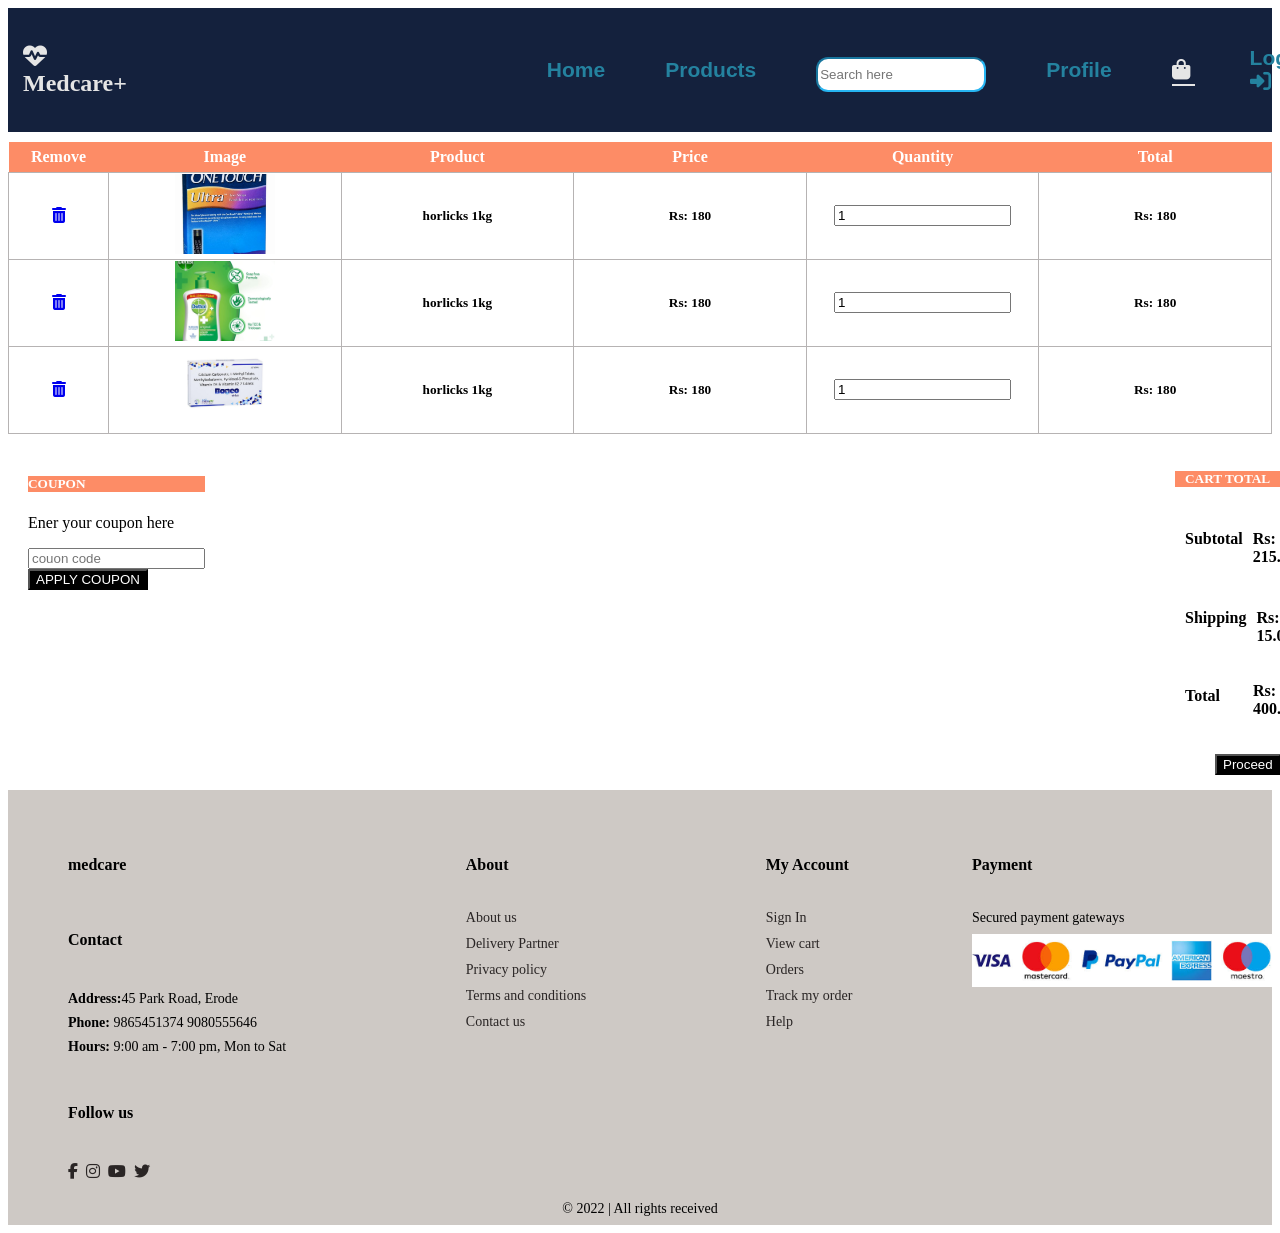
<file: cart.html>
<!DOCTYPE html>
<html lang="en">
<head>
    <meta charset="UTF-8">
    <meta http-equiv="X-UA-Compatible" content="IE=edge">
    <meta name="viewport" content="width=device-width, initial-scale=1.0">
    <link rel="stylesheet" href="https://cdnjs.cloudflare.com/ajax/libs/font-awesome/6.2.0/css/all.css" />
    <title>Document</title>
    <style>

               /* --------------------------------------------------------navbar------------------------------------------------ */
                #header {
                display: flex;
                align-items: center;
                justify-content: space-between;
                padding: 15px;
                background: rgb(20,33,61);
                position: sticky;
                }

                .logo {
                width: 50px;
                padding-left: 30px;
                }

                #header h2 {
                padding-right: 350px;
                color:rgb(229,229,229);
                font-weight: 800;
                }

                #navbar {
                display: flex;
                align-items: center;
                justify-content: center;
                }

                #navbar #searchbox {
                height: 35px;
                margin-top: 10px;
                width: 170px;
                border-radius: 12px;
                border-color: rgb(38, 181, 242);
                }
                #navbar li {
                list-style: none;
                padding: 0 30px;
                position: relative;
                }

                #navbar li a {
                text-decoration: none;
                color: rgb(36, 130, 159);
                font-family: "Gill Sans", "Gill Sans MT", Calibri, "Trebuchet MS", sans-serif;
                font-weight: 800;
                font-size: 21px;
                transition: 0.3s ease;
                }

                /* #navbar li a:hover {
                    color:rgb(92, 230, 103);
                } */

                #navbar li a:hover,
                #navbar li a.active {
                color: rgb(229,229,229);
                }

                #navbar li a.active::after,
                #navbar li a:hover::after {
                content: "";
                width: 30%;
                height: 2px;
                background: rgb(229,229,229);
                position: absolute;
                bottom: -4px;
                left: 30px;
                }

                #mobile {
                display: none;
                align-items: center;
                }

                #close {
                display: none;
                }

        #cart-container table {
            border-collapse: collapse;
            width: 100%;
            table-layout: fixed; 
            margin-top: 10px;
        }
        #cart-container thead {
            font-weight: 700; 
        }
        #cart-container table thead  td {
            background: #fd8c66;
            color: #fff;
            border: none;
            padding: 6px 0 
        }

        #cart-container table  td {
            border: 1px solid #b6b3b3;
            text-align: center;
        }
        #cart-container table  td:nth-child(1) {
            width: 100px;
        }
        #cart-container table  td:nth-child(2)
        #cart-container table  td:nth-child(3) {
            width: 200px;
        }
        #cart-container table  td:nth-child(4)
        #cart-container table  td:nth-child(5)
        #cart-container table  td:nth-child(6) {
            width: 170px;
        }
         .img {
            width: 100px;
            height: 80px;
            object-fit: cover;
         }

         /* .total-container{
            display: flex;  
         } */

         .row{
            display: flex;
         }
         .cont-1{
            margin:10px;
            padding:10px;
            /* padding-left: 850px; */
         }
         .cont-1 h5 {
            background-color: #fd8c66;
            color: #fff; 
        }
        .cont-1 button{
            background-color: black;
            color:#fff;
        }
        .cont-1 button:hover{
            border-color: rgb(238, 65, 65);
            background-color: rgb(235, 69, 69);
            transition: ease-in 0.25s;
            cursor: pointer;
        }
        .total-container button{
            background-color: black;
            color:#fff;
        }
         .total-container{
           /* background-color: rgb(219, 233, 228); */
           padding: 15px;
           padding-left: 950px;

    
        }
        .total-container h5{
           background-color:#fd8c66;
           color: #fff;
           padding-left: 10px;

        }
        .total-container .flex h3{
            padding-left: 33px;
        }
        .total-container button{
            margin-left:40px;
        }
        .total-container button:hover{
            border-color: rgb(238, 72, 72);
            background-color: rgb(236, 61, 61);
            transition: ease-in 0.25s;
            cursor: pointer;
        }
         .flex{
            display: flex;
         }
         .flex h4{
            padding-left: 10px;
         }

         /* .............................................................................................footer........................................................................... */
   footer {
  display: flex;
  flex-wrap: wrap;
  justify-content: space-between;
  background-color: rgb(206,201,197);
   padding-top: 50px; 
}


footer .col {
  display: flex;
  flex-direction: column;
  align-items: flex-start;
  margin-bottom: 20px;
  margin-left: 60px;
}

footer #pay-logo {
  width: 300px;
}

footer h4,
h3 {
  font-size: 16px;
  padding-bottom: 20px;
}

footer p {
  font-size: 14px;
  margin: 0 0 8px 0;
}

footer a {
  font-size: 14px;
  text-decoration: none;
  color: rgba(25, 21, 21, 0.911);
  margin-bottom: 10px;
}

footer .follow {
  margin-top: 20px;
}

footer .follow i {
  color: rgba(25, 21, 21, 0.911);
  padding-right: 4px;
  cursor: pointer;
}

footer .follow i:hover,
footer a:hover {
  color: rgb(201,74,38);
}

footer .copy {
  width: 100%;
  text-align: center;
}
    </style>
</head>
<body>
      <!-- .............................................................................navigation bar.......................................................................................... -->
      <nav id="header">
        <!-- <a href="#"><img src="./images/logo.png" class="logo" alt=""></a> -->
        <h2><i class="fa-sharp fa-solid fa-heart-pulse"></i>Medcare+</h2>
        <div>
            <ul id="navbar">
                <li><a href="homepage.html">Home</a></li>
                <li><a  href="product.html">Products</a></li>
                <li><input type="search" placeholder="Search here" id="searchbox"></li>
                <li><a href="pro.html">Profile</a></li>
                <li><a class="active" href="#"><i class="fa-solid fa-bag-shopping"></i></a></li>
                <li><a href="homepage.html">Log <i class="fa-solid fa-right-to-bracket"></i></a></li>
                <a href="#" id="close"><i class="far fa-times"></i></a>
            </ul>
        </div>
        <div id="mobile">
            <a href="#"><i class="fa-solid fa-bag-shopping"></i></a>
            <i id="bar" class="fas fa-outdent"></i>
        </div>
    </nav>

    <!-- .................................................................................................................... -->
    <section id="cart-container" class="cantainer">
        <table width="100%">
            <thead>
                <tr>
                    <td>Remove</td>
                    <td>Image</td>
                    <td>Product</td>
                    <td>Price</td>
                    <td>Quantity</td>
                    <td>Total</td>
                </tr>
            </thead>

            <tbody>
                <tr>
                    <td> <a href="#"><i class="fas far fa-trash-alt"></i></a></td>
                    <td><img  class="img"src="./images/product5.jpg" alt=""></td>
                    <td>
                         <h5>
                            horlicks 1kg
                         </h5>
                    </td>
                    <td>
                        <h5>Rs: 180</h5>
                    </td>
                    <td><input class="in" value="1"type="number"></td>
                    <td>
                        <h5>Rs: 180</h5>
                    </td>
                </tr>

                <tr>
                    <td> <a href="#"><i class="fas far fa-trash-alt"></i></a></td>
                    <td><img  class="img"src="./images/dettol-b.jpg" alt=""></td>
                    <td>
                         <h5>
                            horlicks 1kg
                         </h5>
                    </td>
                    <td>
                        <h5>Rs: 180</h5>
                    </td>
                    <td><input class="in" value="1"type="number"></td>
                    
                    <td>
                        <h5>Rs: 180</h5>
                    </td>
                </tr>

                <tr>
                    <td> <a href="#"><i class="fas far fa-trash-alt"></i></a></td>
                    <td><img  class="img" src="./images/Prod3.jpg" alt=""></td>
                    <td>
                         <h5>
                            horlicks 1kg
                         </h5>
                    </td>
                    <td>
                        <h5>Rs: 180</h5>
                    </td>
                    <td><input class="in" value="1"type="number"></td>
                    
                    <td>
                        <h5>Rs: 180</h5>
                    </td>
                </tr>

            </tbody>
        </table>
    </section>

    <section id="cart-bottom" class="container">
        <div class="row">
            <div class="coupon">
                <div class="cont-1">
                    <h5>COUPON</h5>
                    <p>Ener your coupon here</p>
                    <input type="text" placeholder="couon code">
                    <button> APPLY COUPON</button>
                </div>
            </div>

            <div class="total">
                <div class="total-container">
                    <h5>CART TOTAL</h5>
                    <div class="flex">
                        <h4>Subtotal</h6>
                        <h4>Rs: 215.00</h4>
                    </div>
                    <div class="flex">
                        <h4>Shipping</h6>
                        <h4>Rs: 15.00</h4>
                    </div>
                    <div class="flex">
                        <h4>Total</h4>
                        <h3>Rs: 400.00
                        </h3>
                    </div>
                    <div><button >Proceed</button>
                    </div>
                </div>
                </div>
        </div>
    </section>

    <!-- --------------------------------------------------------------------------footer------------------------------------------------------------------ -->
    <footer class="sec-1">
        <div class="col">
            <h3> medcare</h3>
            <h4>Contact</h4>
            <P><strong>Address:</strong>45 Park Road, Erode </P>
            <p> <strong>Phone: </strong>9865451374 9080555646</p>
            <P><strong>Hours:</strong> 9:00 am - 7:00 pm, Mon to Sat</P>
            <div class="follow">
                <h4>Follow us</h4>
                <div class="icon">
                    <i class="fab fa-facebook-f"></i>
                    <i class="fab fa-instagram"></i>
                    <i class="fab fa-youtube"></i>
                    <i class="fab fa-twitter"></i>
                </div>
            </div>
        </div>

        <div class="col">
            <h3> About</h3>
            <a href="#">About us</a>
            <a href="#"> Delivery Partner</a>
            <a href="#">Privacy policy</a>
            <a href="#">Terms and conditions</a>
            <a href="#">Contact us</a>
        </div>

        <div class="col">
            <h3> My Account</h3>
            <a href="#">Sign In</a>
            <a href="#"> View cart</a>
            <a href="#">Orders</a>
            <a href="#">Track my order</a>
            <a href="#">Help</a>
        </div>

        <div class="col-payment">
            <h3>Payment</h3>
            <p>Secured payment gateways</p>
            <img src="./images/pay1.jpeg" id="pay-logo" />
        </div>

        <div class="copy">
            <p> &copy; 2022 | All rights received</p>
        </div>
    </footer>

</body>
</html>
</file>
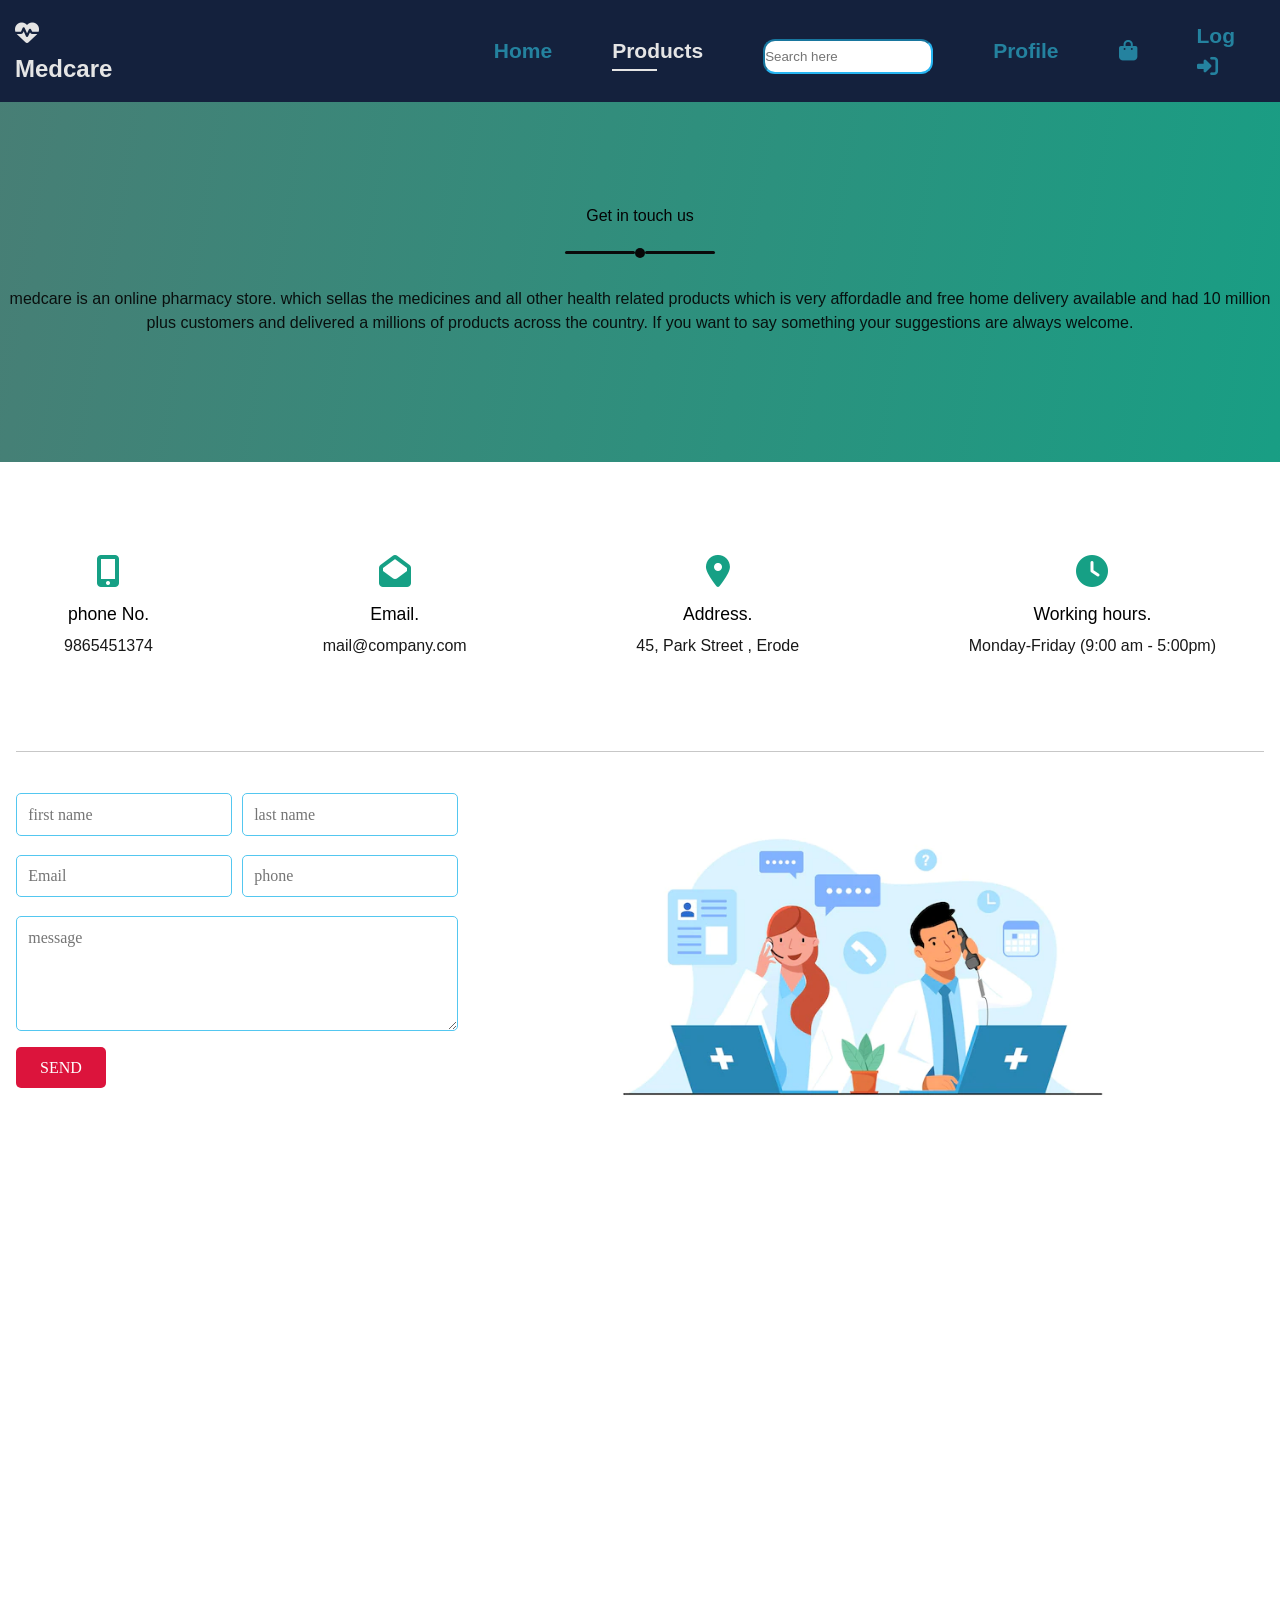
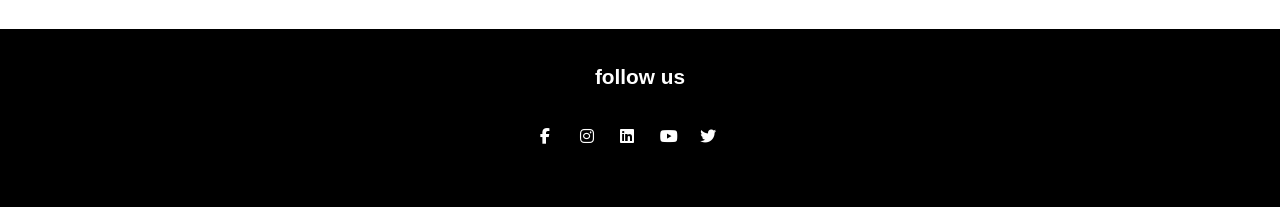
<file: contact.html>
<!DOCTYPE html>
<html lang="en">
<head>
    <meta charset="UTF-8">
    <meta http-equiv="X-UA-Compatible" content="IE=edge">
    <meta name="viewport" content="width=device-width, initial-scale=1.0">
    <title>contact us</title>
    <link rel="stylesheet" href="https://cdnjs.cloudflare.com/ajax/libs/font-awesome/6.2.0/css/all.min.css"/>

    <style>
        *{
            box-sizing: border-box;
            padding: 0;
            margin: 0;
        }

        body{
             font-family:'open sans', sans-serif;
             line-height: 1.5;
        }

        .contact-bg {
            height: 40vh;
            background:linear-gradient(100deg,  rgb(72, 126, 117),  rgb(22,160,133));
            background-position: 50% 100%;
            background-repeat: no-repeat;
            background-attachment: fixed;
            text-align: center;
            color:rgb(4, 4, 4);
            font-size: 19px;
            display: flex;
            flex-direction: column;
            justify-content: center;
            align-items: center;
        }
         
        .contact-bg h3 {
            font-size: 1.3 rem;
            font-weight: 400;
        }

        .contact-bg h2 {
            font-size: 3rem;
            text-transform: uppercase;
            padding: 0.4rem 0;
            letter-spacing: 4px;
        }

        .line div {
              margin: 0 0 0.2rem;
        }

        .line div:nth-child(1),
        .line div:nth-child(3) {
            height:3px;
            width: 70px;
            background:rgb(10, 10, 10);
            border-radius: 5px;
        }

        .line {
            display: flex;
            align-items: center;
        }

        .line div:nth-child(2) {
            width: 10px;
            height: 10px;
            background: rgb(7, 7, 7);
            border-radius: 50%;
        }

        .text {
            font-weight: 300;
            opacity: 0.9;
        }

        .contact-bg .text {
            margin: 1.6rem 0;
        }

        .contact-body {
            max-width: 1320px;
            margin: 0 auto;
            padding: 0 1rem;
        }

        .contact-info {
            margin: 2rem;
            text-align: center;
            padding: 2rem 0;
            display: flex;
            justify-content: space-between;
        }

        .contact-info span {
            display: block;
        }

        .contact-info div {
            margin: 0.8rem 0;
            padding: 1rem;
        }

        .contact-info span .fas {
            font-size: 2rem;
            padding-bottom: 0.9rem;
            color: rgb(22,160,133);
        }

        .contact-info div span:nth-child(2) {
            font-weight: 500;
            font-size: 1.1rem;
        }

        .contact-info .text {
            padding-top: 0.4rem;
        }

        .contact-form {
            padding: 2rem 0;
            border-top: 1px solid #c7c7c7;
        }

        .contact-form form {
            padding-bottom: 1rem;
        }

        .form-control {
            width: 100%;
            border: 1.5px solid #54c7f0;
            border-radius: 5px;
            padding: 0.7rem;
            margin: 0.6rem 0;
            font-family: 'open sans, sans-serif';
            font-size: 1rem;
            outline: 0;
        }

        .form-control:focus {
            box-shadow: 0 0 10px 5px rgb(125, 181, 227);
        }

        .contact-form form div{
            display: grid;
            grid-template-columns: repeat(2, 1fr);
            column-gap: 0.6rem;
        }

        .send-btn {
            font-family: 'open sans, sans-serif';
            font-size: 1rem;
            text-transform: uppercase;
            color: #fff;
            background: crimson;
            border: none;
            border-radius: 5px;
            padding: 0.7rem 1.5rem;
            cursor: pointer;
            transition: all 0.4s ease;
        }

        .send-btn:hover {
            opacity: 0.8;
        }

        .contact-form {
            display: flex;
        }
        .contact-form  div img {
             width: 85%;
        }

        .contact-form  div {
            margin: 0 auto;
            text-align: center;
        }
       
        .contact-footer {
            padding: 2rem 0;
            background: #000;
        }

        .contact-footer h3 {
            font-size: 1.3rem;
            color: #fff;
            margin-bottom: 1rem;
            text-align: center;
        }

        .soacial-links{
            display: flex;
            border-radius: 50%; 
            justify-content: center;
            align-items: center;
            margin: 0.4rem;
            transition: all 0.4s ease;
        }
        .soacial-links a{
            text-decoration: none;
            width: 40px;
            height: 40px;
            color: #fff;
        }
        .soacial-links a:hover {
            color:#3da53f;
        }
        
        #header a{
            text-decoration: none;
        }
    </style>
    <link rel="Stylesheet" type="text/css" href="./CSS/medStyle.css">

</head>
<body>

    <!-- -----------------------------------------------------header--------------------------------------------------- -->
    <nav id="header">
        <!-- <a href="#"><img src="./images/logo.png" class="logo" alt=""></a> -->
        <a href="homepage.html"><h2><i class="fa-sharp fa-solid fa-heart-pulse"></i>Medcare</h2></a>
        <div>
            <ul id="navbar">
                <li><a href="homepage.html">Home</a></li>
                <li><a class="active" href="#">Products</a></li>
                <li><input type="search" placeholder="Search here" id="searchbox"></li>
                <li><a href="#">Profile</a></li>
                <li><a href="#"><i class="fa-solid fa-bag-shopping"></i></a></li>
                <li><a href="homepage.html">Log <i class="fa-solid fa-right-to-bracket"></i></a></li>
                <a href="#" id="close"><i class="far fa-times"></i></a>
            </ul>
        </div>
        <div id="mobile">
            <a href="#"><i class="fa-solid fa-bag-shopping"></i></a>
            <i id="bar" class="fas fa-outdent"></i>
        </div>
    </nav>
<!-- --------------------------------------------------------------------------------------------------------------- -->
           <section class="contact-section">
             <div class="contact-bg">
                <h3>Get in touch us</h3>
                <div class= "line">
                    <div></div>
                    <div></div>
                    <div></div>
                </div>
                <p class="text">medcare is an online pharmacy store. which sellas the medicines and all other health related products 
                    which is very affordadle and free home delivery available and had 10 million plus customers and delivered a millions 
                    of products across the country. If you want to say something your suggestions are always welcome.</p>
             </div>

             <div class="contact-body">
                 <div class="contact-info">
                    <div>
                        <span><i class="fas fa-mobile-alt"></i></span>
                        <span>phone No.</span>
                        <span class="text">9865451374</span>
                    </div>
                    <div>
                        <span><i class="fas far fa-envelope-open"></i></span>
                        <span>Email.</span>
                        <span class="text">mail@company.com</span>
                    </div>
                    <div>
                        <span><i class="fas fas fa-map-marker-alt"></i></span>
                        <span>Address.</span>
                        <span class="text">45, Park Street , Erode</span>
                    </div>
                    <div>
                        <span><i class="fas far fa-clock"></i></span>
                        <span>Working hours.</span>
                        <span class="text">Monday-Friday (9:00 am - 5:00pm)</span>
                    </div> 
                 </div>

                 <div class="contact-form">
                    <form>
                        <div>
                            <input type="text" class="form-control" placeholder="first name">
                            <input type="text" class="form-control" placeholder="last name">
                        </div>
                        <div>
                            <input type="text" class="form-control" placeholder="Email">
                            <input type="text" class="form-control" placeholder="phone">
                        </div>
                        <textarea rows="5" placeholder="message" class="form-control"></textarea>
                        <input type="submit" class="send-btn" value="send">
                    </form>

                    <div>
                        <img src="./images/call-doctor-289.webp" alt="">
                    </div>
                 </div>
             </div>

             <div class="map">
                <iframe src="https://www.google.com/maps/embed?pb=!1m18!1m12!1m3!1d62589.38973092332!2d77.68037733091721!3d11.346624085573197!2m3!1f0!2f0!3f0!3m2!1i1024!2i768!4f13.1!3m3!1m2!1s0x3ba96f46762f4671%3A0xd97da6e3d9c7f75e!2sErode%2C%20Tamil%20Nadu!5e0!3m2!1sen!2sin!4v1665900302195!5m2!1sen!2sin" 
                width="100%" height="450" style="border:0;" allowfullscreen="" loading="lazy" referrerpolicy="no-referrer-when-downgrade"></iframe>
             </div>

             <div class="contact-footer">
                <h3> follow us</h3>
                <div class="soacial-links">
                    <a href="" class="fab fa-facebook-f"></a>
                    <a href="" class="fab fab fa-instagram"></a>
                    <a href="" class="fab fab fa-linkedin"></a>
                    <a href="" class="fab fab fa-youtube"></a>
                    <a href="" class="fab fa-twitter"></a>
                </div>
             </div>
           </section>
</body>
</html>
</file>
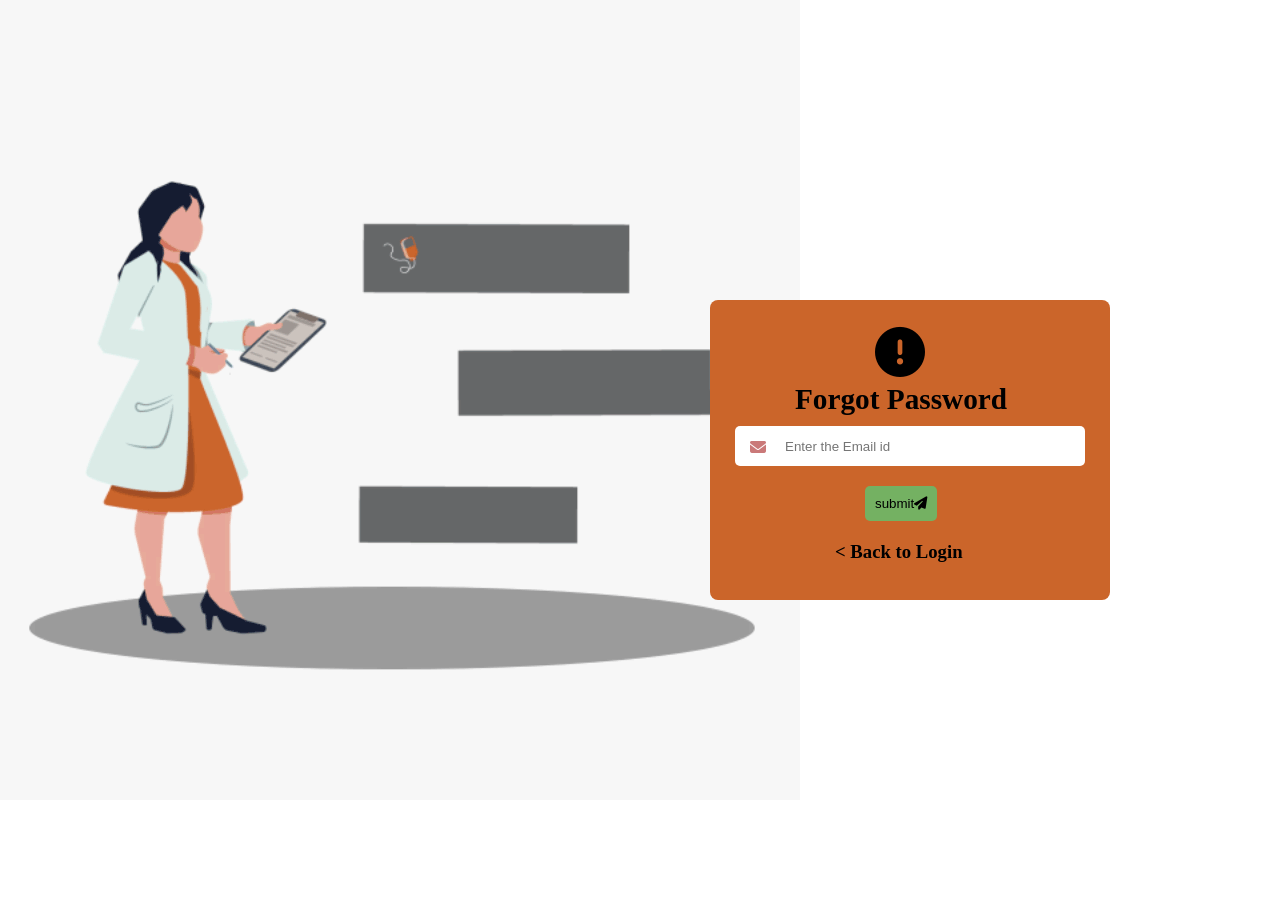
<file: forgot.html>
<!DOCTYPE html>
<html lang="en">
<head>
    <meta charset="UTF-8">
    <meta http-equiv="X-UA-Compatible" content="IE=edge">
    <meta name="viewport" content="width=device-width, initial-scale=1.0">
    <link rel="stylesheet" href="https://cdnjs.cloudflare.com/ajax/libs/font-awesome/6.2.0/css/all.css" />
    <link rel="stylesheet" type="text/css" href="./CSS/regstyle.css">

    <title>Document</title>
</head>
<body>
    <div class="forgot-container">
        <h2><i class="fa-sharp fa-solid fa-circle-exclamation"></i></h2> 
        <div class="forgot-title"><h3>Forgot Password</h3></div>
        <form id="forgot-form">
            <span><i class="fa-solid fa-envelope"></i><input type="email" placeholder="Enter the Email id" ></span>
            <div>
            <button>submit<i class="fa-solid fa-paper-plane"></i></button></div>
            <h3><a href="login.html"> < Back to Login </a></h3>
        </div>
        </form>
    </div>
</body>
</html>
</file>
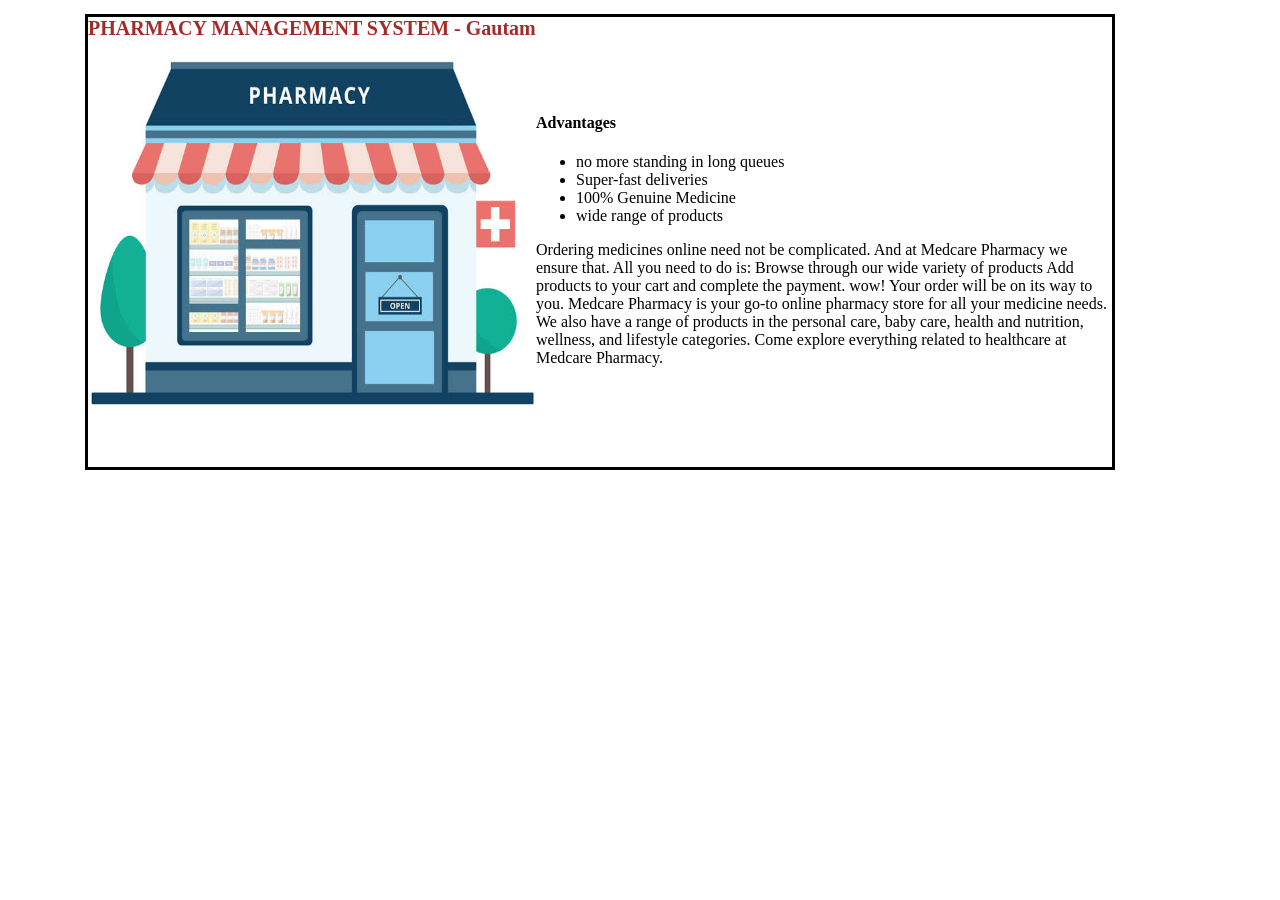
<file: git.html>
<!DOCTYPE html>
<html lang="en">
<head>
    <meta charset="UTF-8">
    <meta http-equiv="X-UA-Compatible" content="IE=edge">
    <meta name="viewport" content="width=device-width, initial-scale=1.0">
    <title>Document</title>
    <style>
       .pharmacy{
        width:80vw;
        height:50vh;
        margin-left: 80px;
       outline:  3px solid black;
      }
      .pharmacy h2{
        font-size: 20px;
        color:brown;
      }
      .container-pharmacy{
        display: flex;
        justify-items: center;
        align-items: center;
      }
     .img img{
        width: 35vw;
        height:40vh;
     } 
    </style>
</head>
<body>
     <div class="pharmacy">
            <h2>PHARMACY MANAGEMENT SYSTEM - Gautam</h2>
        <div class="container-pharmacy">
             <div class="img">
                <img src="./images/image.jpeg">
             </div>
             <div class="info-pharmacy">
                <h4>Advantages</h4>
                <ul>
                    <li>no more standing in long queues</li>
                    <li>Super-fast deliveries</li>
                    <li>100% Genuine Medicine</li>
                    <li>wide range of products</li>
                </ul>
                <p>Ordering medicines online need not be complicated. And at Medcare Pharmacy we ensure that. All you need to do is: Browse 
                    through our wide variety of products Add products to your cart and complete the payment. wow! Your order will be on its way to 
                    you. Medcare Pharmacy is your go-to online pharmacy store for all your medicine needs. We also have a range of products in
                     the personal care, baby care, health and nutrition, wellness, and lifestyle categories. Come explore everything related to
                      healthcare at Medcare Pharmacy.</p>
             </div>
        </div>
    </div> 

   
      
      
</body>
</html>
</file>
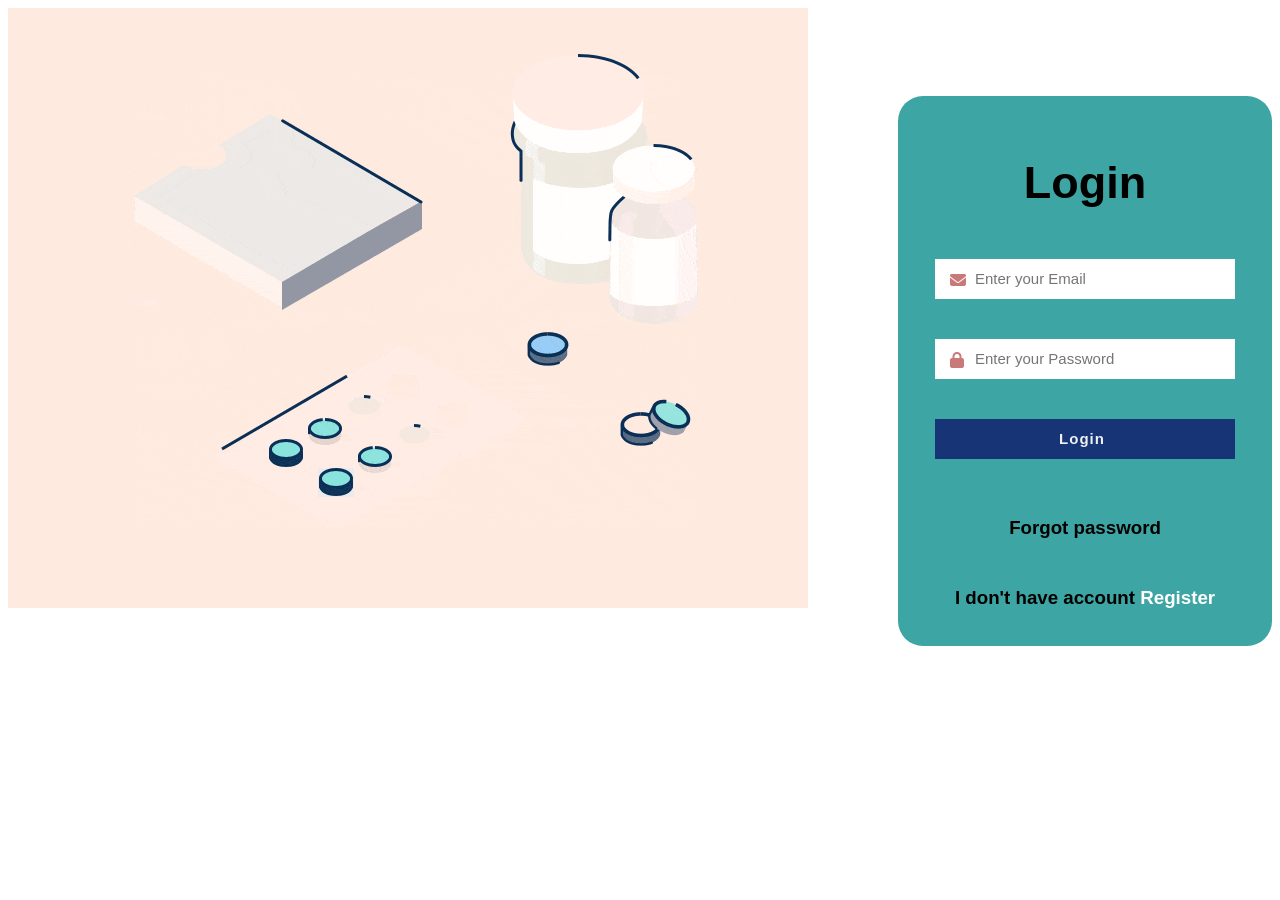
<file: login.html>
<!DOCTYPE html>
<html lang="en">

<head>
    <title>Login page</title>
    <link rel="stylesheet" type="text/css" href="./CSS/loginstyle.css">
    <link rel="stylesheet" href="https://cdnjs.cloudflare.com/ajax/libs/font-awesome/6.2.0/css/all.min.css" />

</head>

<body>
    <div class="pro-container">
        <div class="img">
            <img src="./gif/image_phar.gif">
        </div> 
    <div class="container">
        <div class="header">
            <h1>Login</h1>
        </div>
        <div class="main">
            <form name="form" onsubmit="return validated()" action="product.html">
                <span>
                    <i class="fa-solid fa-envelope"></i>
                    <input id="user_email" type="text" placeholder="Enter your Email" onkeyup="checking()" required>
                </span><br>
                <span>
                    <i class="fa-solid fa-lock"></i>
                    <input id="password" type="password" placeholder="Enter your Password" onkeyup="checkpass()" required>
                </span><br>
                <button type="submit">Login</button>
            </form>
            <div class="change-password">
                <h3><a href="forgot.html">Forgot password</a></h3>
            </div>
            <div class="register">
                <h3>I don't have account <a href="registration.html">Register</a></h3>
            </div>
        </div>
    </div>
</div>
    <script src="./JS/validate.js"></script>
</body>

</html>
</file>
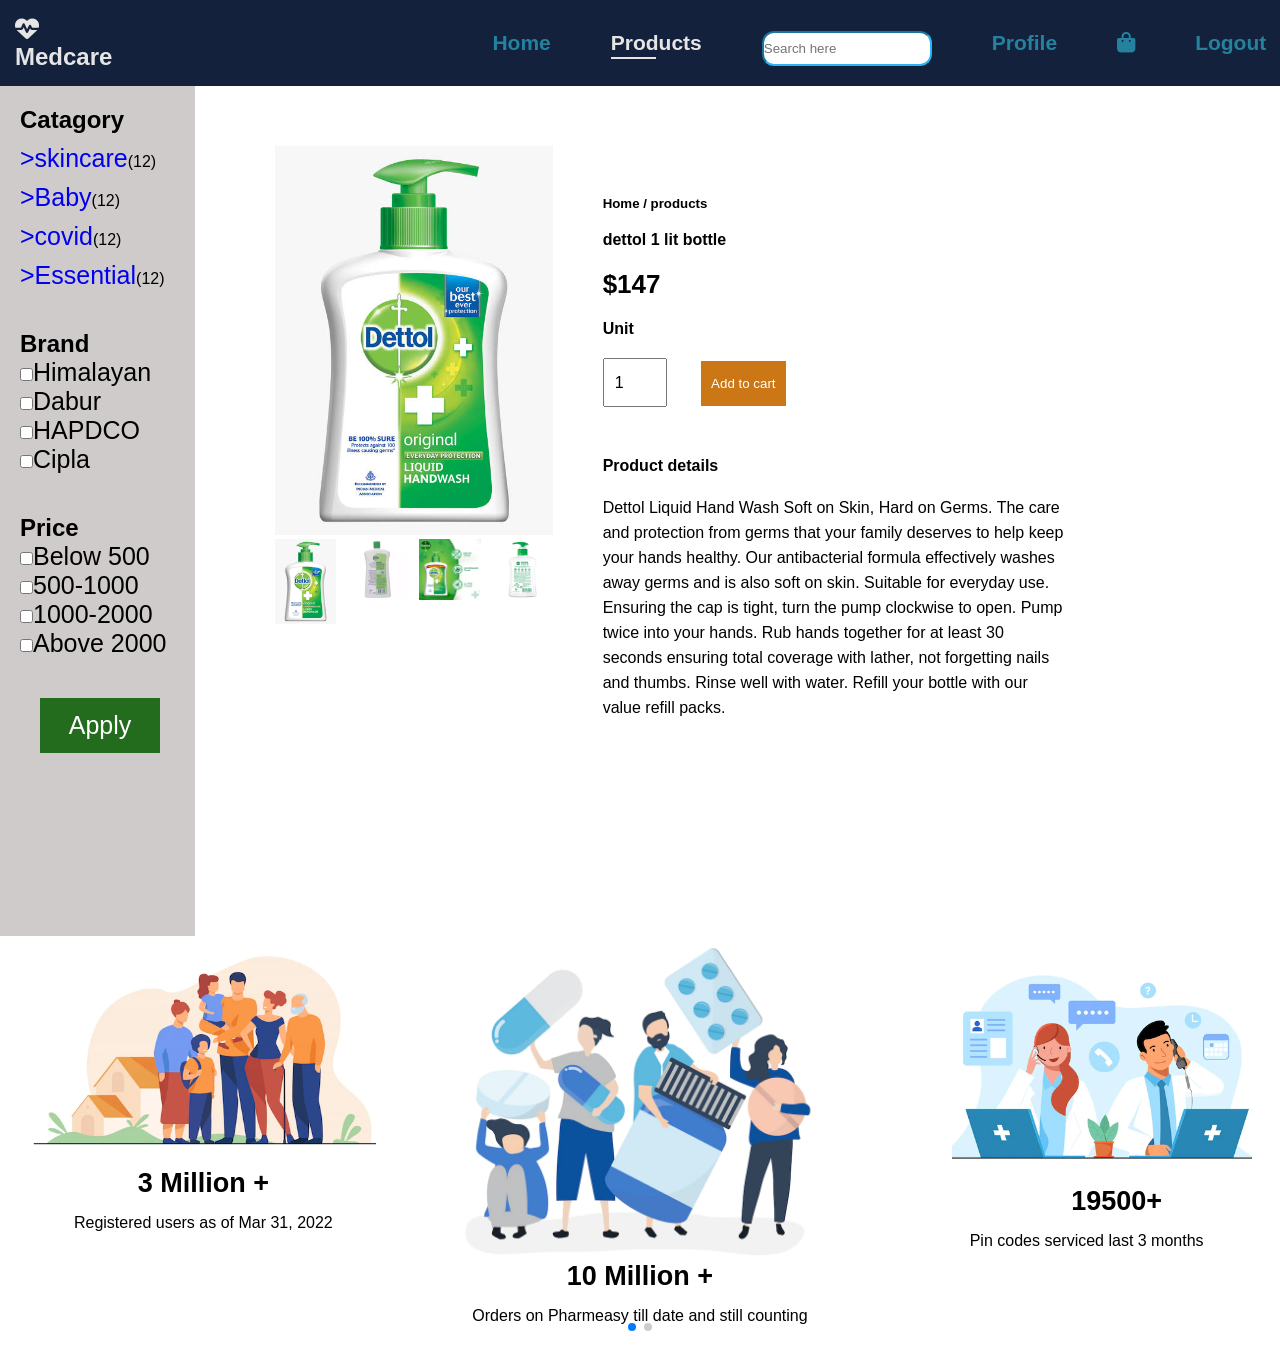
<file: prodetails.html>
<!DOCTYPE html>
<html lang="en">

<head>
  <meta charset="UTF-8">
  <meta http-equiv="X-UA-Compatible" content="IE=edge">
  <meta name="viewport" content="width=device-width, initial-scale=1.0">
  <title>prodetails</title>
  <link rel="stylesheet" href="https://cdn.jsdelivr.net/npm/swiper@8/swiper-bundle.min.css" />
  <link rel="stylesheet" href="https://cdnjs.cloudflare.com/ajax/libs/font-awesome/6.2.0/css/all.css" />
  <link rel="stylesheet" type="text/css" href="./CSS/medStyle.css">
</head>

<body>
 <!-- .......................................................................................nav bar........................................................................................................................ -->
  <nav id="header">
    <!-- <a href="#"><img src="logo.png" class="logo" alt=""></a> -->
    <a  class="nav-logo" href="product.html"><h2><i class="fa-sharp fa-solid fa-heart-pulse"></i>Medcare</h2></a>
    <div>
      <ul id="navbar">
        <li><a href="product.html">Home</a></li>
        <li><a class="active" href="#">Products</a></li>
        <li><input type="search" placeholder="Search here" id="searchbox"></li>
        <li><a href="#">Profile</a></li>
        <li><a href="cart.html"><i class="fa-solid fa-bag-shopping"></i></a></li>
        <li><a href="homepage.html">Logout</a></li>
        <a href="#" id="close"><i class="far fa-times"></i></a>
      </ul>
    </div>
    <div id="mobile">
      <a href="#"><i class="fa-solid fa-bag-shopping"></i></a>
      <i id="bar" class="fas fa-outdent"></i>
    </div>
  </nav>
   <div class="fil-detail">
  <!-- -----------------------------------------------------------filter--------------------------------------- -->
   <div class="filter-bar">
      <div >
        <div id="sub-catg">
        <h2> Catagory</h2>
        <ul >
           <li ><a href="#">>skincare</a><span>(12)</span></li>
           <li><a href="#">>Baby</a><span>(12)</span></li>
           <li><a href="#">>covid</a><span>(12)</span></li>
           <li><a href="#">>Essential</a><span>(12)</span></li>
        </ul>
      </div>
        <div id="sub-catg">
          <h2>Brand</h2>
          <div class="input-label"><input type="checkbox"><label>Himalayan</label></div>
            <div class="input-label"><input type="checkbox"><label>Dabur</label></div>
            <div class="input-label"><input type="checkbox"><label>HAPDCO</label></div>
            <div class="input-label"><input type="checkbox"><label>Cipla</label></div>
      </div>
        <div id="sub-catg">
          <h2>Price</h2>
          <div class="input-label">
          <input type="checkbox"><label >Below 500</label></div>
          <div class="input-label"><input type="checkbox"><label >500-1000</label></div>
          <div class="input-label"><input type="checkbox"><label >1000-2000</label></div>
           <div class="input-label"><input type="checkbox"><label >Above 2000</label></div>
        </div>
        
       <button>Apply</button>
      </div>
    </div>
<!-- .........................................................................................product Details....................................................................................................................... -->
  <div id="prodetails" class="section-p1">
    <div class="Single-pro-img">
      <img src="./images/pro3.jpeg" width="100%" id="main-img" alt="">
      <div class="s-img-grp">
        <div class="small-imgs" onclick="changeimg(this)">
          <img src="./images/pro3.jpeg" width="100%" id="small1" alt="">
        </div>
        <div class="small-imgs" onclick="changeimg(this)">
          <img src="./images/deettol.webp" width="100%" id="small2" alt="" />
        </div>
        <div class="small-imgs" onclick="changeimg(this)">
          <img src="./images/dettol-b.jpg" width="100%" id="small3" alt="" />
        </div>
        <div class="small-imgs" onclick="changeimg(this)">
          <img src="./images/dettolback.jpeg" width="100%" id="small4" alt="" />
        </div>
      </div>
    </div>

    <div class="details-pro">
      <h5> Home / products</h5>
      <h3> dettol 1 lit bottle</h3>
      <h2> $147</h2>
      <h3>Unit</h3>
      <input type="number" value="1">
      <button>Add to cart</button>
      <h4>Product details</h4>
      <span>Dettol Liquid Hand Wash Soft on Skin, Hard on Germs. The care and protection from germs that your family
        deserves to help keep your hands healthy. Our antibacterial formula effectively washes away germs and is also
        soft on skin. Suitable for everyday use. Ensuring the cap is tight, turn the pump clockwise to open. Pump twice
        into
        your hands. Rub hands together for at least 30 seconds ensuring total coverage with lather, not forgetting nails
        and
        thumbs. Rinse well with water. Refill your bottle with our value refill packs.</span>
    </div>
  </div>
</div>
  <!-- ........................................................................................slider .................................................................................................................................-->
  <section>
  <div class="swiper mySwiper">
    <div class="swiper-wrapper">
      <div class="swiper-slide">
        <div>
          <img src="./images/big-family.webp">
          <h1>3 Million +</h1>
          <p> Registered users as of Mar 31, 2022</p>
        </div>
      </div>
      <div class="swiper-slide">
        <div>
          <img src="./images/characters-people.webp">
          <h1>10 Million + </h1>
          <p> Orders on Pharmeasy till date and still counting</p>
        </div>
      </div>
      <div class="swiper-slide">
        <div class="slide-box">
          <img src="./images/call-doctor-289.webp">
          <h1>19500+</h1>
          <p> Pin codes serviced last 3 months</p>
        </div>
      </div>
  
      <div class="swiper-slide">
        <div>
          <img src="./images/courier home-delivery.webp">
          <h1> 99000+</h1>
          <p>Unique items sold in the last 6 months </p>
        </div>
      </div>
    </div>
    <div class="swiper-pagination"></div>
  </div>
  </section>
  
  <script src="https://cdn.jsdelivr.net/npm/swiper@8/swiper-bundle.min.js"></script>
  <script src="./JS/medScript.js"></script>


</body>

</html>
</file>
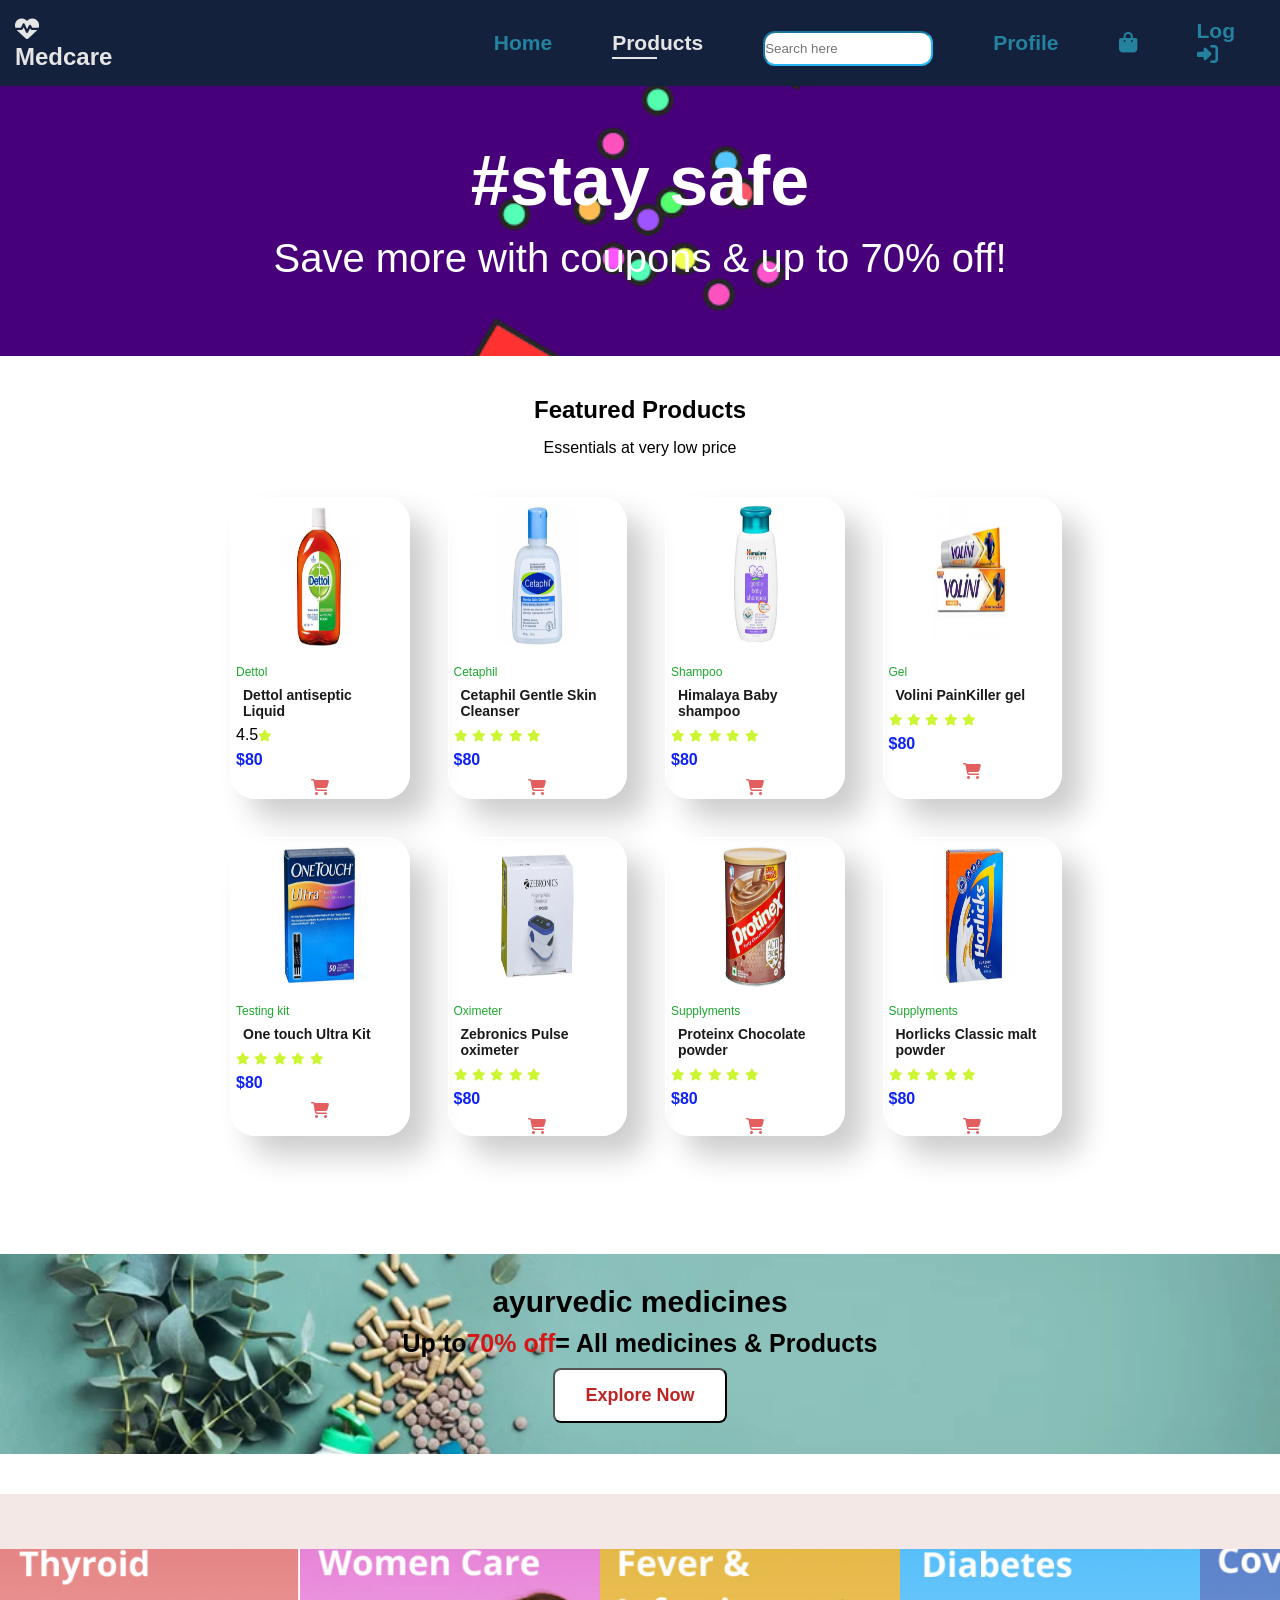
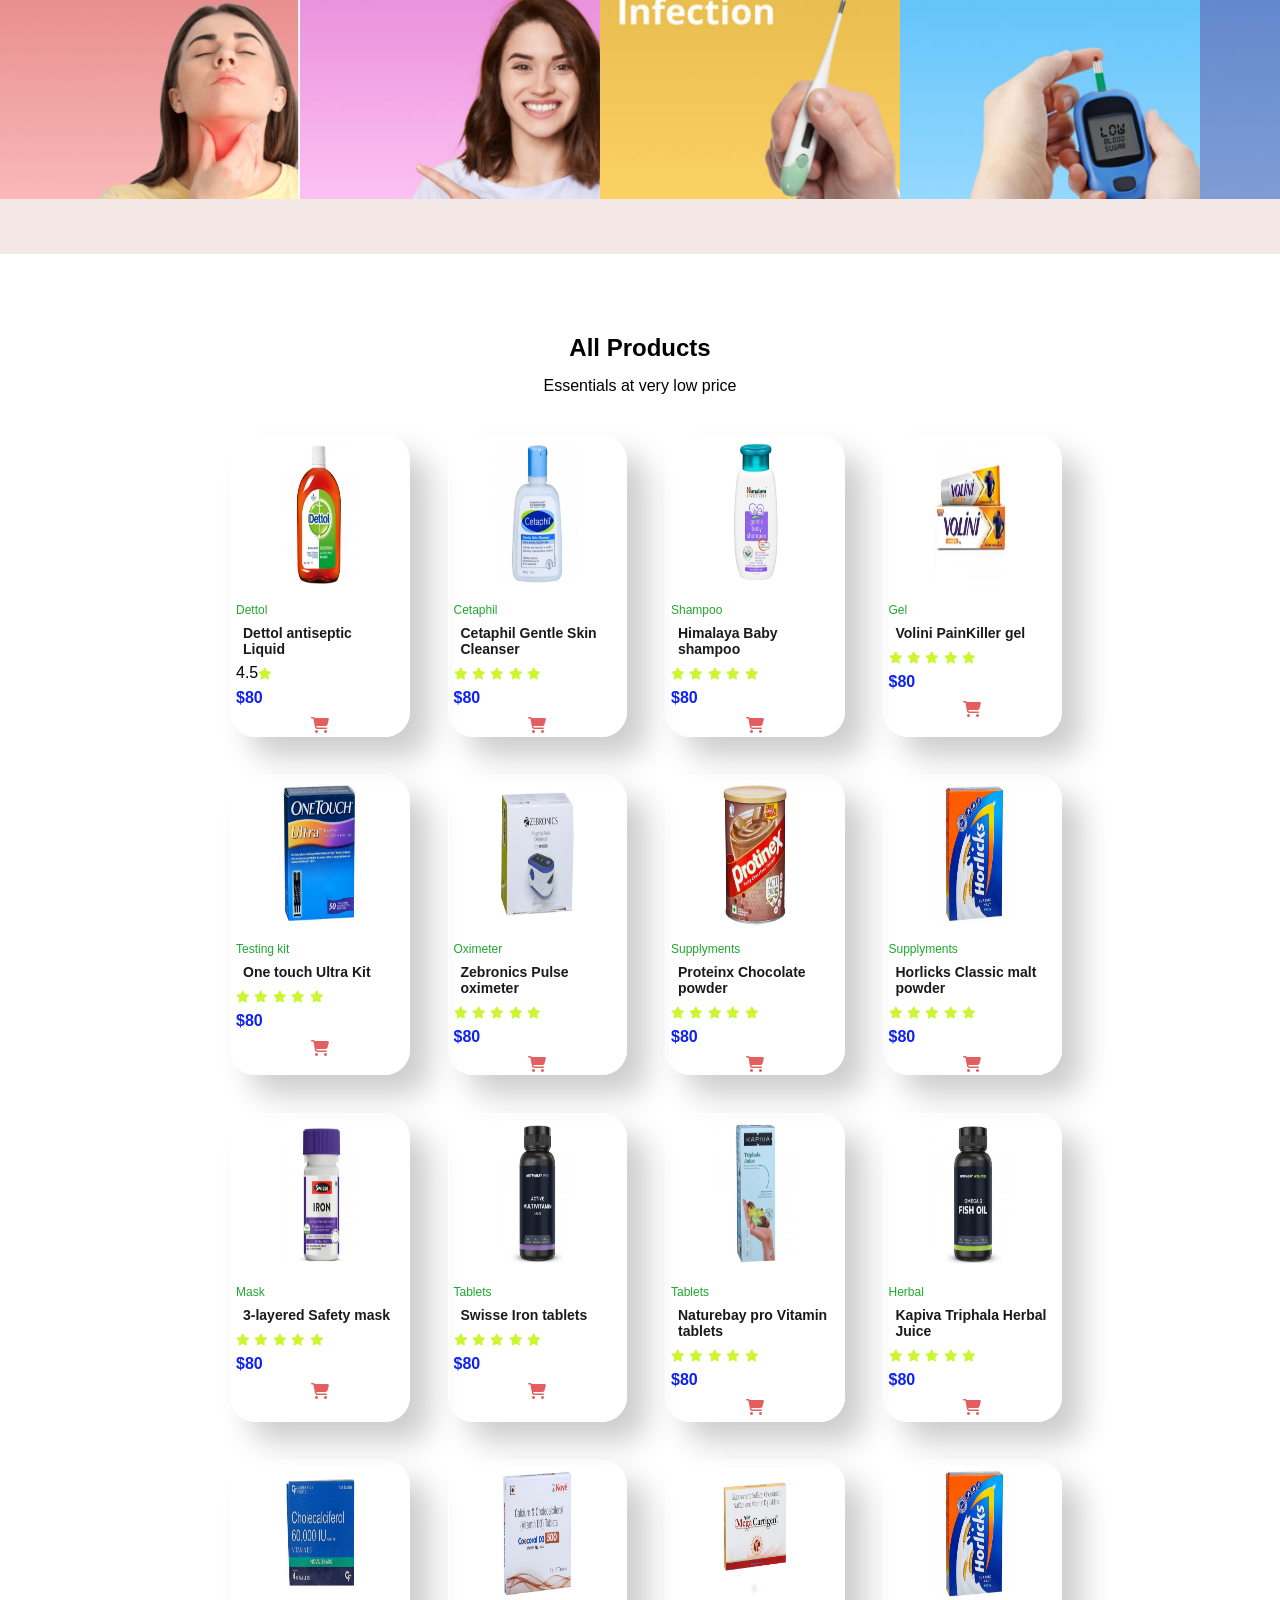
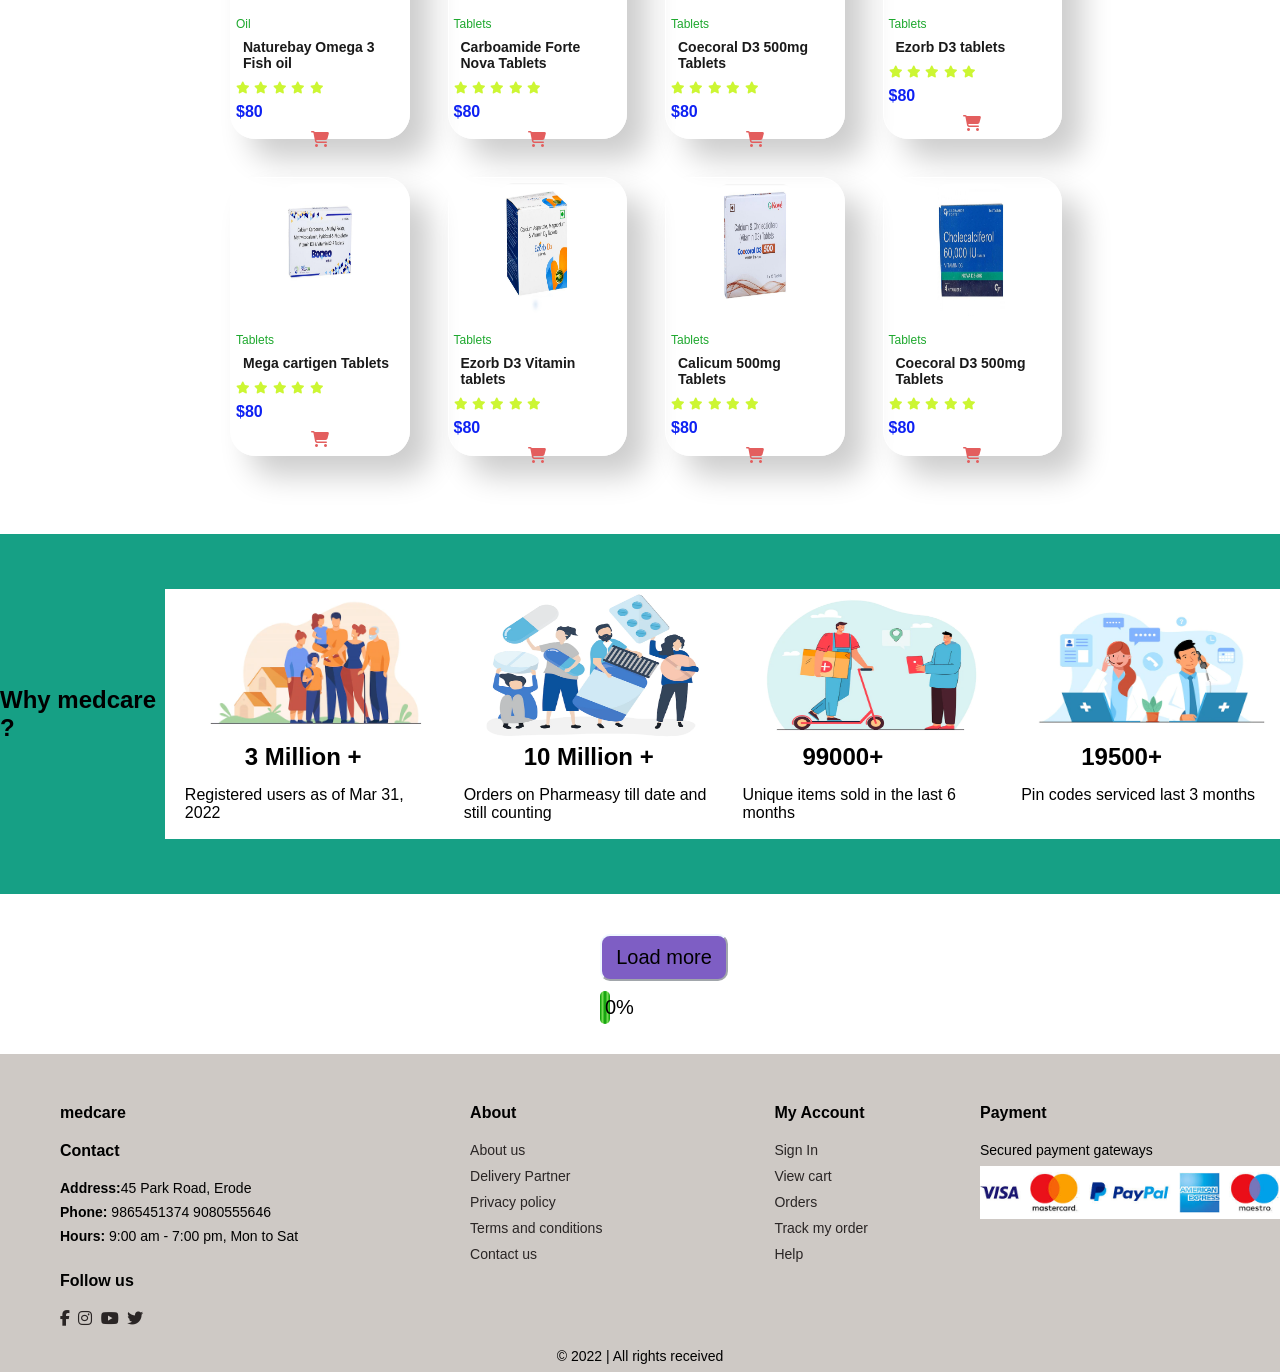
<file: product.html>
<!DOCTYPE html>
<html lang="en">

<head>
    <meta charset="UTF-8">
    <meta http-equiv="X-UA-Compatible" content="IE=edge">
    <meta name="viewport" content="width=device-width, initial-scale=1.0">
    <title>Medcare</title>
    <link rel="Stylesheet" type="text/css" href="./CSS/medStyle.css">
    <link rel="stylesheet" href="https://cdnjs.cloudflare.com/ajax/libs/font-awesome/6.2.0/css/all.css" />
  
</head>

<body>
    <!-- .............................................................................navigation bar.......................................................................................... -->
    <nav id="header">
        <!-- <a href="#"><i class="fa-sharp fa-solid fa-heart-pulse"></i><img src="./images/logo.png" class="logo" alt=""></a> -->
        <h2><i class="fa-sharp fa-solid fa-heart-pulse"></i>Medcare</h2>
        <div>
            <ul id="navbar">
                <li><a href="homepage.html">Home</a></li>
                <li><a class="active" href="#">Products</a></li>
                <li><input type="search" placeholder="Search here" id="searchbox"></li>
                <li><a href="pro.html">Profile</a></li>
                <li><a href="cart.html"><i class="fa-solid fa-bag-shopping"></i></a></li>
                <li><a href="homepage.html">Log <i class="fa-solid fa-right-to-bracket"></i></a></li>
                <a href="#" id="close"><i class="far fa-times"></i></a>
            </ul>
        </div>
        <div id="mobile">
            <a href="#"><i class="fa-solid fa-bag-shopping"></i></a>
            <i id="bar" class="fas fa-outdent"></i>
        </div>
    </nav>

    <!-- ...............................................................................banner image............................................................................................ -->
    <section id="page-header">
        <h2>#stay safe</h2>
        <p>Save more with coupons & up to 70% off! </p>
    </section>

    <!-- ...............................................................................products ......................................................................................................... -->
    <section id="product1" class="section-p1">
        <h2>Featured Products</h2>
        <p>Essentials at very low price</p>
        <div class="pro-container ">
            <div class="grid three-columns">
                <div class="pro">
                    <a href="prodetails.html"><img src="images/product1.jpg" alt=""></a>
                    <div class="des">
                        <span>Dettol</span>
                        <h5>Dettol antiseptic Liquid</h5>
                        <div class="star">
                            4.5<i class="fas fa-star"></i>
                        </div>
                        <h4>$80</h4>
                    </div>
                    <a href="#"><i class="fal fas fa-shopping-cart cart"></i></a>
                </div>

                <div class="pro">
                    <a href="prodetails.html"><img src="images/product8.jpg" alt=""></a>
                    <div class="des">
                        <span>Cetaphil</span>
                        <h5>Cetaphil Gentle Skin Cleanser</h5>
                        <div class="star">
                            <i class="fas fa-star"></i>
                            <i class="fas fa-star"></i>
                            <i class="fas fa-star"></i>
                            <i class="fas fa-star"></i>
                            <i class="fas fa-star"></i>
                        </div>
                        <h4>$80</h4>
                    </div>
                    <a href="#"><i class="fal fas fa-shopping-cart cart"></i></a>
                </div>

                <div class="pro">
                    <a href="prodetails.html"><img src="images/product7.jpg" alt=""></a>
                    <div class="des">
                        <span>Shampoo</span>
                        <h5>Himalaya Baby shampoo</h5>
                        <div class="star">
                            <i class="fas fa-star"></i>
                            <i class="fas fa-star"></i>
                            <i class="fas fa-star"></i>
                            <i class="fas fa-star"></i>
                            <i class="fas fa-star"></i>
                        </div>
                        <h4>$80</h4>
                    </div>
                    <a href="#"><i class="fal fas fa-shopping-cart cart"></i></a>
                </div>

                <div class="pro">
                    <a href="prodetails.html"><img src="images/product6.jpg" alt=""></a>
                    <div class="des">
                        <span>Gel</span>
                        <h5>Volini PainKiller gel</h5>
                        <div class="star">
                            <i class="fas fa-star"></i>
                            <i class="fas fa-star"></i>
                            <i class="fas fa-star"></i>
                            <i class="fas fa-star"></i>
                            <i class="fas fa-star"></i>
                        </div>
                        <h4>$80</h4>
                    </div>
                    <a href="#"><i class="fal fas fa-shopping-cart cart"></i></a>
                </div>

                <div class="pro">
                    <a href="prodetails.html"><img src="images/product5.jpg" alt=""></a>
                    <div class="des">
                        <span>Testing kit</span>
                        <h5>One touch Ultra Kit</h5>
                        <div class="star">
                            <i class="fas fa-star"></i>
                            <i class="fas fa-star"></i>
                            <i class="fas fa-star"></i>
                            <i class="fas fa-star"></i>
                            <i class="fas fa-star"></i>
                        </div>
                        <h4>$80</h4>
                    </div>
                    <a href="#"><i class="fal fas fa-shopping-cart cart"></i></a>
                </div>

                <div class="pro">
                    <a href="prodetails.html"><img src="images/product4.jpg" alt=""></a>
                    <div class="des">
                        <span>Oximeter</span>
                        <h5>Zebronics Pulse oximeter</h5>
                        <div class="star">
                            <i class="fas fa-star"></i>
                            <i class="fas fa-star"></i>
                            <i class="fas fa-star"></i>
                            <i class="fas fa-star"></i>
                            <i class="fas fa-star"></i>
                        </div>
                        <h4>$80</h4>
                    </div>
                    <a href="#"><i class="fal fas fa-shopping-cart cart"></i></a>
                </div>

                <div class="pro">
                    <a href="prodetails.html"><img src="images/product3.jpg" alt=""></a>
                    <div class="des">
                        <span>Supplyments</span>
                        <h5>Proteinx Chocolate powder</h5>
                        <div class="star">
                            <i class="fas fa-star"></i>
                            <i class="fas fa-star"></i>
                            <i class="fas fa-star"></i>
                            <i class="fas fa-star"></i>
                            <i class="fas fa-star"></i>
                        </div>
                        <h4>$80</h4>
                    </div>
                    <a href="#"><i class="fal fas fa-shopping-cart cart"></i></a>
                </div>

                <div class="pro">
                    <a href="prodetails.html"><img src="images/product2.jpg" alt=""></a>
                    <div class="des">
                        <span>Supplyments</span>
                        <h5>Horlicks Classic malt powder</h5>
                        <div class="star">
                            <i class="fas fa-star"></i>
                            <i class="fas fa-star"></i>
                            <i class="fas fa-star"></i>
                            <i class="fas fa-star"></i>
                            <i class="fas fa-star"></i>
                        </div>
                        <h4>$80</h4>
                    </div>
                    <a href="#"><i class="fal fas fa-shopping-cart cart"></i></a>
                </div>
            </div>
        </div>
    </section>

    <!-- .............................................................................banner section.................................................................................................... -->
    <section id="banner" class="section-m1">
        <h4>ayurvedic medicines</h4>
        <h2>Up to<span>70% off</span>= All medicines & Products</h2>
        <button class="ban">Explore Now</button>
    </section>
     
    <!-- ----------------------------------------------------------d------------------------ -->
      <div class="filter-box">
        <div class="fil-data">
        <img src="./images/caterogy-2.png">
        </div>
        <div class="fil-data">
            <img src="./images/caterogy-3.png">
            </div>
            <div class="fil-data">
                <img src="./images/caterogy-4.png">
             </div>
             <div class="fil-data">
                <img src="./images/caterogy1.png">
                </div>
                <div class="fil-data">
                    <img src="./images/caterogy-5.png">
                    </div>
      </div>
    <!-- ...............................................................................All products......................................................................................................... -->
    <section id="product1" class="section-p1">
        <h2>All Products</h2>
        <p>Essentials at very low price</p>
    <div class="all">
        <div class="pro-container">
            <div class="grid three-columns">
                <!-- 1 -->
                <div class="pro">
                    <a href="prodetails.html"><img src="images/product1.jpg" alt=""></a>
                    <div class="des">
                        <span>Dettol</span>
                        <h5>Dettol antiseptic Liquid</h5>
                        <div class="star">
                            4.5<i class="fas fa-star"></i>
                        </div>
                        <h4>$80</h4>
                    </div>
                    <a href="#"><i class="fal fas fa-shopping-cart cart"></i></a>
                </div>

                <div class="pro">
                    <a href="prodetails.html"><img src="images/product8.jpg" alt=""></a>
                    <div class="des">
                        <span>Cetaphil</span>
                        <h5>Cetaphil Gentle Skin Cleanser</h5>
                        <div class="star">
                            <i class="fas fa-star"></i>
                            <i class="fas fa-star"></i>
                            <i class="fas fa-star"></i>
                            <i class="fas fa-star"></i>
                            <i class="fas fa-star"></i>
                        </div>
                        <h4>$80</h4>
                    </div>
                    <a href="#"><i class="fal fas fa-shopping-cart cart"></i></a>
                </div>

                <div class="pro">
                    <a href="prodetails.html"><img src="images/product7.jpg" alt=""></a>
                    <div class="des">
                        <span>Shampoo</span>
                        <h5>Himalaya Baby shampoo</h5>
                        <div class="star">
                            <i class="fas fa-star"></i>
                            <i class="fas fa-star"></i>
                            <i class="fas fa-star"></i>
                            <i class="fas fa-star"></i>
                            <i class="fas fa-star"></i>
                        </div>
                        <h4>$80</h4>
                    </div>
                    <a href="#"><i class="fal fas fa-shopping-cart cart"></i></a>
                </div>

                <div class="pro">
                    <a href="prodetails.html"><img src="images/product6.jpg" alt=""></a>
                    <div class="des">
                        <span>Gel</span>
                        <h5>Volini PainKiller gel</h5>
                        <div class="star">
                            <i class="fas fa-star"></i>
                            <i class="fas fa-star"></i>
                            <i class="fas fa-star"></i>
                            <i class="fas fa-star"></i>
                            <i class="fas fa-star"></i>
                        </div>
                        <h4>$80</h4>
                    </div>
                    <a href="#"><i class="fal fas fa-shopping-cart cart"></i></a>
                </div>

                <div class="pro">
                    <a href="prodetails.html"><img src="images/product5.jpg" alt=""></a>
                    <div class="des">
                        <span>Testing kit</span>
                        <h5>One touch Ultra Kit</h5>
                        <div class="star">
                            <i class="fas fa-star"></i>
                            <i class="fas fa-star"></i>
                            <i class="fas fa-star"></i>
                            <i class="fas fa-star"></i>
                            <i class="fas fa-star"></i>
                        </div>
                        <h4>$80</h4>
                    </div>
                    <a href="#"><i class="fal fas fa-shopping-cart cart"></i></a>
                </div>

                <div class="pro">
                    <a href="prodetails.html"><img src="images/product4.jpg" alt=""></a>
                    <div class="des">
                        <span>Oximeter</span>
                        <h5>Zebronics Pulse oximeter</h5>
                        <div class="star">
                            <i class="fas fa-star"></i>
                            <i class="fas fa-star"></i>
                            <i class="fas fa-star"></i>
                            <i class="fas fa-star"></i>
                            <i class="fas fa-star"></i>
                        </div>
                        <h4>$80</h4>
                    </div>
                    <a href="#"><i class="fal fas fa-shopping-cart cart"></i></a>
                </div>

                <div class="pro">
                    <a href="prodetails.html"><img src="images/product3.jpg" alt=""></a>
                    <div class="des">
                        <span>Supplyments</span>
                        <h5>Proteinx Chocolate powder</h5>
                        <div class="star">
                            <i class="fas fa-star"></i>
                            <i class="fas fa-star"></i>
                            <i class="fas fa-star"></i>
                            <i class="fas fa-star"></i>
                            <i class="fas fa-star"></i>
                        </div>
                        <h4>$80</h4>
                    </div>
                    <a href="#"><i class="fal fas fa-shopping-cart cart"></i></a>
                </div>

                <div class="pro">
                    <a href="prodetails.html"><img src="images/product2.jpg" alt=""></a>
                    <div class="des">
                        <span>Supplyments</span>
                        <h5>Horlicks Classic malt powder</h5>
                        <div class="star">
                            <i class="fas fa-star"></i>
                            <i class="fas fa-star"></i>
                            <i class="fas fa-star"></i>
                            <i class="fas fa-star"></i>
                            <i class="fas fa-star"></i>
                        </div>
                        <h4>$80</h4>
                    </div>
                    <a href="#"><i class="fal fas fa-shopping-cart cart"></i></a>
                </div>

                <!-- 9 -->
                <div class="pro">
                    <a href="prodetails.html"><img src="images/1665812023338.jpg" alt=""></a>
                    <div class="des">
                        <span>Mask</span>
                        <h5>3-layered Safety mask</h5>
                        <div class="star">
                            <i class="fas fa-star"></i>
                            <i class="fas fa-star"></i>
                            <i class="fas fa-star"></i>
                            <i class="fas fa-star"></i>
                            <i class="fas fa-star"></i>
                        </div>
                        <h4>$80</h4>
                    </div>
                    <a href="#"><i class="fal fas fa-shopping-cart cart"></i></a>
                </div>

                <!-- 10 -->
                <div class="pro">
                    <a href="prodetails.html"><img src="images/1665812023332.jpg" alt=""></a>
                    <div class="des">
                        <span>Tablets</span>
                        <h5>Swisse Iron tablets</h5>
                        <div class="star">
                            <i class="fas fa-star"></i>
                            <i class="fas fa-star"></i>
                            <i class="fas fa-star"></i>
                            <i class="fas fa-star"></i>
                            <i class="fas fa-star"></i>
                        </div>
                        <h4>$80</h4>
                    </div>
                    <a href="#"><i class="fal fas fa-shopping-cart cart"></i></a>
                </div>

                <!-- 11 -->
                <div class="pro">
                    <a href="prodetails.html"><img src="images/1665812023326.jpg" alt=""></a></a>
                    <div class="des">
                        <span>Tablets</span>
                        <h5>Naturebay pro Vitamin tablets</h5>
                        <div class="star">
                            <i class="fas fa-star"></i>
                            <i class="fas fa-star"></i>
                            <i class="fas fa-star"></i>
                            <i class="fas fa-star"></i>
                            <i class="fas fa-star"></i>
                        </div>
                        <h4>$80</h4>
                    </div>
                    <a href="#"><i class="fal fas fa-shopping-cart cart"></i></a>
                </div>

                <!-- 12 -->
                <div class="pro">
                    <a href="prodetails.html"><img src="images/1665812023321.jpg" alt=""></a>
                    <div class="des">
                        <span>Herbal</span>
                        <h5>Kapiva Triphala Herbal Juice</h5>
                        <div class="star">
                            <i class="fas fa-star"></i>
                            <i class="fas fa-star"></i>
                            <i class="fas fa-star"></i>
                            <i class="fas fa-star"></i>
                            <i class="fas fa-star"></i>
                        </div>
                        <h4>$80</h4>
                    </div>
                    <a href="#"><i class="fal fas fa-shopping-cart cart"></i></a>
                </div>

                <!-- 13 -->
                <div class="pro">
                    <a href="prodetails.html"><img src="images/1665812023316.jpg" alt=""></a>
                    <div class="des">
                        <span>Oil</span>
                        <h5>Naturebay Omega 3 Fish oil</h5>
                        <div class="star">
                            <i class="fas fa-star"></i>
                            <i class="fas fa-star"></i>
                            <i class="fas fa-star"></i>
                            <i class="fas fa-star"></i>
                            <i class="fas fa-star"></i>
                        </div>
                        <h4>$80</h4>
                    </div>
                    <a href="#"><i class="fal fas fa-shopping-cart cart"></i></a>
                </div>

                <!-- 14 -->
                <div class="pro">
                    <a href="prodetails.html"><img src="images/1665812023310.jpg" alt=""></a>
                    <div class="des">
                        <span>Tablets</span>
                        <h5>Carboamide Forte Nova Tablets</h5>
                        <div class="star">
                            <i class="fas fa-star"></i>
                            <i class="fas fa-star"></i>
                            <i class="fas fa-star"></i>
                            <i class="fas fa-star"></i>
                            <i class="fas fa-star"></i>
                        </div>
                        <h4>$80</h4>
                    </div>
                    <a href="#"><i class="fal fas fa-shopping-cart cart"></i></a>
                </div>

                <!-- 15 -->
                <div class="pro">
                    <a href="prodetails.html"><img src="images/Prod1.jpg" alt=""></a>
                    <div class="des">
                        <span>Tablets</span>
                        <h5>Coecoral D3 500mg Tablets</h5>
                        <div class="star">
                            <i class="fas fa-star"></i>
                            <i class="fas fa-star"></i>
                            <i class="fas fa-star"></i>
                            <i class="fas fa-star"></i>
                            <i class="fas fa-star"></i>
                        </div>
                        <h4>$80</h4>
                    </div>
                    <a href="#"><i class="fal fas fa-shopping-cart cart"></i></a>
                </div>

                <!-- 16 -->
                <div class="pro">
                    <a href="prodetails.html"><img src="images/product2.jpg" alt=""></a>
                    <div class="des">
                        <span>Tablets</span>
                        <h5>Ezorb D3 tablets</h5>
                        <div class="star">
                            <i class="fas fa-star"></i>
                            <i class="fas fa-star"></i>
                            <i class="fas fa-star"></i>
                            <i class="fas fa-star"></i>
                            <i class="fas fa-star"></i>
                        </div>
                        <h4>$80</h4>
                    </div>
                    <a href="#"><i class="fal fas fa-shopping-cart cart"></i></a>
                </div>

                <!-- 17 -->
                <div class="pro">
                    <a href="prodetails.html"><img src="images/Prod3.jpg" alt=""></a>
                    <div class="des">
                        <span>Tablets</span>
                        <h5>Mega cartigen Tablets</h5>
                        <div class="star">
                            <i class="fas fa-star"></i>
                            <i class="fas fa-star"></i>
                            <i class="fas fa-star"></i>
                            <i class="fas fa-star"></i>
                            <i class="fas fa-star"></i>
                        </div>
                        <h4>$80</h4>
                    </div>
                    <a href="#"><i class="fal fas fa-shopping-cart cart"></i></a>
                </div>

                <!-- 18 -->
                <div class="pro">
                    <a href="prodetails.html"><img src="images/Prod4.jpg" alt=""></a>
                    <div class="des">
                        <span>Tablets</span>
                        <h5>Ezorb D3 Vitamin tablets</h5>
                        <div class="star">
                            <i class="fas fa-star"></i>
                            <i class="fas fa-star"></i>
                            <i class="fas fa-star"></i>
                            <i class="fas fa-star"></i>
                            <i class="fas fa-star"></i>
                        </div>
                        <h4>$80</h4>
                    </div>
                    <a href="#"><i class="fal fas fa-shopping-cart cart"></i></a>
                </div>

                <!-- 19 -->
                <div class="pro">
                    <a href="prodetails.html"><img src="images/Prod5.jpg" alt=""></a>
                    <div class="des">
                        <span>Tablets</span>
                        <h5>Calicum 500mg Tablets</h5>
                        <div class="star">
                            <i class="fas fa-star"></i>
                            <i class="fas fa-star"></i>
                            <i class="fas fa-star"></i>
                            <i class="fas fa-star"></i>
                            <i class="fas fa-star"></i>
                        </div>
                        <h4>$80</h4>
                    </div>
                    <a href="#"><i class="fal fas fa-shopping-cart cart"></i></a>
                </div>

                <!-- 20 -->
                <div class="pro">
                    <a href="prodetails.html"><img src="images/Prod6.jpg" alt=""></a>
                    <div class="des">
                        <span>Tablets</span>
                        <h5>Coecoral D3 500mg Tablets</h5>
                        <div class="star">
                            <i class="fas fa-star"></i>
                            <i class="fas fa-star"></i>
                            <i class="fas fa-star"></i>
                            <i class="fas fa-star"></i>
                            <i class="fas fa-star"></i>
                        </div>
                        <h4>$80</h4>
                    </div>
                    <a href="#"><i class="fal fas fa-shopping-cart cart"></i></a>
                </div>
            </div>
        </div>
        
        </div>
    </section>


    <!-- ..............................................................................Slide banner.............................................................................................................. -->
    <section id="slide">
        <div class="slide-container">
            <h2>Why medcare ?</h2>
            <div class="slide-box">
                <img src="./images/big-family.webp">
                <h1>3 Million +</h1>
                <p> Registered users as of Mar 31, 2022</p>
            </div>
            <div class="slide-box">
                <img src="./images/characters-people.webp">
                <h1>10 Million + </h1>
                <p> Orders on Pharmeasy till date and still counting</p>
            </div>
            <div class="slide-box">
                <img src="./images/courier home-delivery.webp">
                <h1> 99000+</h1>
                <p>Unique items sold in the last 6 months </p>
            </div>
            <div class="slide-box">
                <img src="./images/call-doctor-289.webp">
                <h1>19500+</h1>
                <p> Pin codes serviced last 3 months</p>
            </div>
        </div>
    </section>

    
    <!-- .....................................................................................progress bar...................................................................................................... -->
    <button id="bar-load" onclick="status()">Load more </button>
    <div class="progress-bar"> 
        <!-- <p>loading......</p> -->
        <div id="myBar" style="width:0%">0%</div>
     </div>

 <!-- ....................................................................................footer............................................................................................................................... -->
    <footer class="sec-1">
        <div class="col">
            <h3> medcare</h3>
            <h4>Contact</h4>
            <P><strong>Address:</strong>45 Park Road, Erode </P>
            <p> <strong>Phone: </strong>9865451374 9080555646</p>
            <P><strong>Hours:</strong> 9:00 am - 7:00 pm, Mon to Sat</P>
            <div class="follow">
                <h4>Follow us</h4>
                <div class="icon">
                    <i class="fab fa-facebook-f"></i>
                    <i class="fab fa-instagram"></i>
                    <i class="fab fa-youtube"></i>
                    <i class="fab fa-twitter"></i>
                </div>
            </div>
        </div>

        <div class="col">
            <h3> About</h3>
            <a href="#">About us</a>
            <a href="#"> Delivery Partner</a>
            <a href="#">Privacy policy</a>
            <a href="#">Terms and conditions</a>
            <a href="#">Contact us</a>
        </div>

        <div class="col">
            <h3> My Account</h3>
            <a href="#">Sign In</a>
            <a href="#"> View cart</a>
            <a href="#">Orders</a>
            <a href="#">Track my order</a>
            <a href="#">Help</a>
        </div>

        <div class="col-payment">
            <h3>Payment</h3>
            <p>Secured payment gateways</p>
            <img src="./images/pay1.jpeg" id="pay-logo" />
        </div>

        <div class="copy">
            <p> &copy; 2022 | All rights received</p>
        </div>
    </footer>

    <script src="./JS/medScript.js"></script>
     
</body>

</html>
</file>
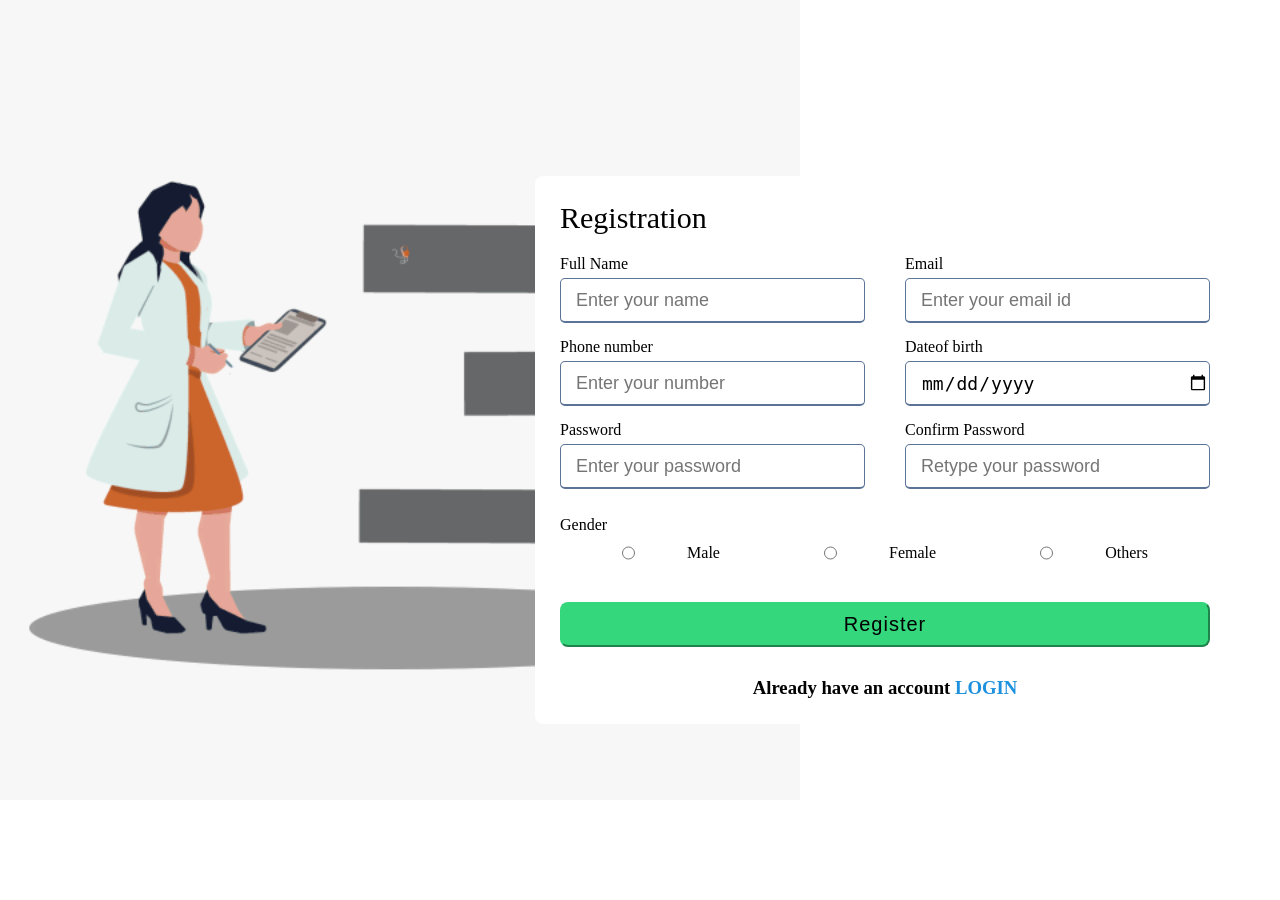
<file: registration.html>
<!DOCTYPE html>
<html lang="en">
    <head>
        <title>Register form</title>
         <link rel="stylesheet" type="text/css" href="./CSS/regstyle.css">
    </head>
    <body>
        <div class="container">
            <div class="title"> Registration</div>
            <form  id="form" onsubmit="return checkinputs()" action="../medcare/product.html">
                <div class="user-details">
                    <div class="input-box">
                        <span class="details">Full Name</span>
                        <input type="text" placeholder="Enter your name" id="username" >
                         <small id="uname-error"></small>
                    </div>
                    <div class="input-box">
                        <span class="details">Email</span>
                        <input type="email" placeholder="Enter your email id" id="email">
                    </div>
                    <div class="input-box">
                        <span class="details">Phone number</span>
                        <input type="tel" maxlength="10" placeholder="Enter your number" id="number" onkeyup="numpass()">
                        <small id="num-error"></small>
                    </div>
                    <div class="input-box">
                        <span class="details">Dateof birth</span>
                        <input type="date" placeholder="Enter your DOB" >
                    </div>
                    <div class="input-box">
                        <span class="details">Password</span>
                        <input type="password" placeholder="Enter your password"  id="pass1" onkeyup="checking()">
                        <small id="pass1-error"></small>
                    </div>
                    <div class="input-box">
                        <span class="details">Confirm Password</span>
                        <input type="password" placeholder="Retype your password"  id="pass2" onkeyup="checkpass()">
                        <small id="pass2-error"></small>
                    </div>
                </div>
                    <div class="input-box">
                        <span class="gender-type">Gender</span>
                        <div class="types">
                        <input type="radio" id="male" name="gender" value="Male">
                        <label for="male">Male</label><br>
                        <input type="radio" id="female" name="gender" value="Female">
                        <label for="female">Female</label><br>
                        <input type="radio" id="others" name="gender" value="others">
                        <label for="others">Others</label>
                    </div>
                    </div>
                    <div class="button">
                        <button type="submit">Register</button>
                    </div>
                    <div class="login">
                       <h3>Already have an account <span><a href="login.html">LOGIN</a></span></h3>
                    </div>
            </form>
        </div>

        <script src="./JS/validateform.js"></script>
    </body>
</html>
</file>
<file: CSS/medStyle.css>
* {
  margin: 0;
  padding: 0;
  font-family: "Gill Sans", "Gill Sans MT", Calibri, "Trebuchet MS", sans-serif;
}

p {
  font-size: 16px;
  margin: 15px 0 20px 0;
}

.section-p1 {
  padding: 40px 80px;
}

.section-m1 {
  margin: 40px 0;
}

body {
  width: 100%;
  /* background: #aeb0ae; */
}

 /* ............................................................................................................nav bar header............................................................................................... */

#header {
  display: flex;
  align-items: center;
  justify-content: space-between;
  padding: 15px;
  background: rgb(20,33,61);
  position: sticky;
}

.logo {
  width: 50px;
  padding-left: 30px;
}

#header h2 {
  padding-right: 350px;
  color:rgb(229,229,229);
  font-weight: 800;
}

#navbar {
  display: flex;
  align-items: center;
  justify-content: center;
}

#navbar #searchbox {
  height: 35px;
  margin-top: 10px;
  width: 170px;
  border-radius: 12px;
  border-color: rgb(38, 181, 242);
}
#navbar li {
  list-style: none;
  padding: 0 30px;
  position: relative;
}

#navbar li a {
  text-decoration: none;
  color: rgb(36, 130, 159);
  font-family: "Gill Sans", "Gill Sans MT", Calibri, "Trebuchet MS", sans-serif;
  font-weight: 800;
  font-size: 21px;
  transition: 0.3s ease;
}

/* #navbar li a:hover {
    color:rgb(92, 230, 103);
} */

#navbar li a:hover,
#navbar li a.active {
  color: rgb(229,229,229);
}

#navbar li a.active::after,
#navbar li a:hover::after {
  content: "";
  width: 30%;
  height: 2px;
  background: rgb(229,229,229);
  position: absolute;
  bottom: -4px;
  left: 30px;
}

#mobile {
  display: none;
  align-items: center;
}

#close {
  display: none;
}

/*....................................................................................................footer.................................................................................................... */

footer {
  display: flex;
  flex-wrap: wrap;
  justify-content: space-between;
  background-color: rgb(206,201,197);
   padding-top: 50px; 
}


footer .col {
  display: flex;
  flex-direction: column;
  align-items: flex-start;
  margin-bottom: 20px;
  margin-left: 60px;
}

footer #pay-logo {
  width: 300px;
}

footer h4,
h3 {
  font-size: 16px;
  padding-bottom: 20px;
}

footer p {
  font-size: 14px;
  margin: 0 0 8px 0;
}

footer a {
  font-size: 14px;
  text-decoration: none;
  color: rgba(25, 21, 21, 0.911);
  margin-bottom: 10px;
}

footer .follow {
  margin-top: 20px;
}

footer .follow i {
  color: rgba(25, 21, 21, 0.911);
  padding-right: 4px;
  cursor: pointer;
}

footer .follow i:hover,
footer a:hover {
  color: rgb(201,74,38);
}

footer .copy {
  width: 100%;
  text-align: center;
}

/* .......................................................product............................. */

#page-header {
  background-image: url("../gif/94aW.gif");
  width: 100%;
  height: 30vh;
  display: flex;
  align-items: center;
  justify-content: center;
  flex-direction: column;
  background-repeat: no-repeat;
  background-position: center;
   background-size: cover; 
}

#page-header h2 {
  font-size: 70px;
  font-weight: 700;
  color:#fff;
}

#page-header p {
  font-size: 40px;
  font-weight: 400;
  color:#fff;
}

#product1 {
  text-align: center;
  /* margin: 20px; */
}

#product1 .pro-container {
  display: flex;
  justify-content: space-between;
  padding-top: 20px;
  flex-wrap: wrap;
  margin-bottom: 50px;
}

#product1 .pro {
  width: 100%;
  height: 100%;
  padding: 10px 12px;
  border: 1px solid white;
  border-radius: 25px;
  cursor: pointer;
  box-shadow: 20px 20px 30px rgba(0, 0, 0, 0.2);
  transition: 0.2s ease;
  position: relative;
  padding: 5px;
  /* this is for productgrid */
}

.grid {
  display: grid;
  place-content: center;
  margin: 0 150px;
}

.three-columns {
  grid-template-columns: repeat(4, 1fr);
  gap: 50px;
}

#product1 .pro:hover {
  box-shadow: 8px 8px 8px 8px rgba(135, 221, 144, 0.582);
}

#product1 .pro img {
  width: 50%;
  height: 50%;
  border-radius: 20px;
}

#product1 .pro .des {
  text-align: start;
  padding: 10px 0;
}

#product1 .pro .des span {
  color: rgb(30, 168, 46);
  font-size: 12px;
}

#product1 .pro .des h5 {
  padding: 7px;
  color: #1a1a1a;
  font-size: 14px;
}

#product1 .pro .des i {
  font-size: 12px;
  color: rgba(192, 244, 3, 0.807);
}

#product1 .pro .des h4 {
  padding-top: 7px;
  font-size: 16px;
  font-weight: 700;
  color: rgb(14, 33, 243);
}

/* #product1 .pro #cart {
  width: 40px;
  height: 40px;
  line-height: 40px;
  border-radius: 50px;
  background-color: #2ee049;
  font-weight: 500;
  color: #cc7715;
  border: 1px solid #e8f6ea;
  position: absolute;
  bottom: 20px;
  right: 10px;
} */

#product1 .pro a i {
  margin-bottom: 30px;
  color:rgb(227, 94, 94);
}

#banner {
  display: flex;
  flex-direction: column;
  justify-content: center;
  align-items: center;
  text-align: center;
  background-image: url("../images/banner4.jpg");
  width: 100%;
  height: 200px;
  background-size: cover;
  background-position: center;
}

#banner h4 {
  color: black;
  font-size: 30px;
}

#banner h2 {
  color: black;
  font-size: 25px;
  padding: 10px 0;
}

#banner h2 span {
  color: rgb(212, 24, 24);
}

.ban {
  font-size: 18px;
  font-weight: 700;
  padding: 15px 30px;
  color: rgb(189, 37, 37);
  background-color: #fff;
  border-radius: 8px;
  cursor: pointer;
  /* border: none; */
  outline: none;
  transition: 0.5s ease;
}

.ban:hover {
  color: #fff;
  background-color: rgb(189, 37, 37);
}

/* ,........................................slider box container.......................... */

.slide-container {
  width: 100%;
  height: 40vh;
  background-color: rgb(22,160,133);
  display: flex;
  justify-content: space-evenly;
  align-items: center;
  margin-bottom: 40px;
}

.slide-box {
  width: 300px;
  height: 250px;
  background-color: #fff;
  /* margin: 25px 30px 25px 50px; */
  /* top: 10px; */
}

.slide-box p {
    padding-left: 20px;
}

.slide-box h1 {
  padding-left: 80px;
}
.slide-box img {
  width: 250px;
  height: 150px;
  margin-left: 25px;
}


/*.................................................................................... single product deatils page............................................ */
 
/* --filter */
.fil-detail{
  display: flex;
}

#sub-catg{
  padding-bottom: 40px;
}

.filter-bar .input-label{
  display: block;
  font-size: 25px;
}
.filter-bar ul {
  list-style: none;
}

.filter-bar ul li{
  padding-top: 10px;
}
.filter-bar ul li a{
  text-decoration: none;
  font-size: 25px;
  padding-top: 10px;
}
.filter-bar{
  padding: 20px;
  width: 100%;
  height: 90vh; 
  background-color: rgb(207, 203, 203);
}

.filter-bar button{
  background-color: rgb(35, 108, 30);
  height: 55px;
  width: 120px;
  font-size: 25px;
  color: #fff;
  outline: none;
  border: none;
  margin-left: 20px;
  cursor: pointer;
}
#prodetails {
  display: flex;
  margin-top: 20px;
}
 
.nav-logo{
  text-decoration: none;

}
#prodetails .Single-pro-img {
  width: 30%;
  /* height: 300px; */
  margin-right: 50px;
}

.s-img-grp {
  display: flex;
  justify-content: space-between;
}

.small-imgs {
  flex-basis: 22%;
  cursor: pointer;
}

#prodetails .details-pro {
  width: 50%;
  padding-top: 30px;
}

#prodetails .details-pro h5 {
  padding: 20px 0 20px 0;
}

#prodetails .details-pro h2 {
  font-size: 26px;
  padding: 0 0 20px 0;
}

#prodetails .details-pro h4 {
  padding: 50px 0 20px 0;
}

#prodetails .details-pro input {
  width: 50px;
  height: 45px;
  padding-left: 10px;
  font-size: 16px;
  margin-right: 10px;
}

#prodetails .details-pro button {
  background-color: #cc7715;
  color: #fff;
  height: 45px;
  margin-left: 20px;
  padding: 10px;
  outline: none;
  border: none;
  cursor: pointer;
}

#prodetails .details-pro span {
  line-height: 25px;
}

/* ..................................................................................................media............................................. */

@media (max-width: 950px) {
  #navbar {
    display: flex;
    flex-direction: column;
    align-items: flex-start;
    justify-content: flex-start;
    position: fixed;
    top: 0;
    right: 0px;
    height: 40vh;
    width: 300px;
    background-color: antiquewhite;
    box-shadow: 0 40px 60px rgba(0, 0, 0, 0.1);
    padding: 80px 0 0 10px;
    transition: 0.3s;
  }

  /* #navbar .activate{
        right: 0px;
    }  */
  #navbar li {
    margin-bottom: 25px;
  }

  #mobile {
    display: flex;
    align-items: center;
  }

  #mobile i {
    color: black;
    font-size: 24px;
    padding-left: 20px;
  }

  #close {
    display: initial;
    position: absolute;
    top: 30px;
    left: 30px;
    color: #222;
    font-size: 24px;
  }

  .grid {
    display: grid;
    place-content: center;
    margin: 0 50px;
  }

  .three-columns {
    grid-template-columns: repeat(3, 1fr);
    gap: 50px;
  }
}

@media (max-width: 650px) {
  #header {
    padding: 10px 30px;
  }

  footer .copy {
    text-align: start;
  }

  .grid {
    display: grid;
    place-content: center;
    margin: 0 50px;
  }

  .three-columns {
    grid-template-columns: repeat(2, 1fr);
    gap: 50px;
  }
}

/* ..........................................slider..................................... */

.swiper {
  width: 100%;
  height: 100%;
}

.swiper-slide {
  text-align: center;
  font-size: 18px;
  background: #fff;

  /* Center slide text vertically */
  display: -webkit-box;
  display: -ms-flexbox;
  display: -webkit-flex;
  display: flex;
  -webkit-box-pack: center;
  -ms-flex-pack: center;
  -webkit-justify-content: center;
  justify-content: center;
  -webkit-box-align: center;
  -ms-flex-align: center;
  -webkit-align-items: center;
  align-items: center;
}

.swiper-slide img {
  display: block;
  width: 100%;
  height: 100%;
  object-fit: cover;
}


/* .....................progress bar.................................................. */

#bar-load {
  padding: 10px;
  width: 10%;
  margin-left: 600px;
  font-size: 20px;
  background-color: rgb(126, 94, 196);
  border-radius: 10px;
  border-color: aliceblue;
}

#myBar {
  width: 50%;
  background-image: repeating-linear-gradient(
    to right,
    #090,
    rgb(116, 218, 82),
    #090,
    rgb(116, 218, 82),
    #090
  );
  border-radius: 5px;
  font-size: 20px;
  color: black;
  padding: 5px;
}

.progress-bar {
  margin-top: 10px;
  margin-right: 600px;
  margin-left: 600px;
  padding-bottom: 30px;
}

/* .....................................filter.................... */

.boxx{
  height: 8rem;
  border: 5px solid white;

}

.boxx img{
  width: 100%;
  height: 100%;
  object-fit: cover;

}

.containerr {
  max-width: 1200px;
  margin: 0 auto;
  display: grid;
  grid-template-columns: repeat(auto-fit, minmax(200px, 1fr));
  gap: 1rem;
}

.control{
  max-width: 1200px;
  margin: 0 auto;
  padding: 10px 0px;
  display: flex;
  justify-content: space-between;
  align-items: center;
}

.btnn-group .btnn {
  width: 800px;
  height: 80px;
  border: none;
  font-size: 0.8rem;
  background-color: #00b899;
  color: #fff;
  border: 2px solid #00b899;
  cursor: pointer;
  transition: 0.3s;
}

.btnn-group button :hover, .btnn-group .btnn-clicked{
  background-color: #353b48;
}
/* 
.filter-box{
  display: flex;
  height: 300px;
  width: 100%;
  align-content: space-between;
}

.fil-data {
  background-color: #cc7715;

}
.fil-data img{
    height: 250px;
} */

.filter-box {
  width: 100%;
  height: 40vh;
  background-color: rgb(243, 232, 229);
  display: flex;
  justify-content: space-evenly;
  align-items: center;
  margin-bottom: 40px;
}

.fil-data {
  width: 300px;
  height: 250px;
  background-color: #fff;
  /* margin: 25px 30px 25px 50px; */
  /* top: 10px; */
}

.fil-data p {
    padding-left: 20px;
}

.fil-data h1 {
  padding-left: 80px;
}
.fil-data img {
  width: 300px;
  height: 250px;
  object-fit: cover;
  cursor: pointer;
  /* width: 250px;
  height: 150px;
  margin-left: 25px; */
}
</file>
<file: CSS/regstyle.css>
*{
    margin: 0;
    padding: 0;
    box-sizing: border-box;
}

body{
    display:flex;
    height: 100vh;
    padding: 20px;
    justify-content: flex-end;
    align-items: center;
    background: linear-gradient(135deg, #74b162, #86a53d);
    background: url(../gif/PHS-Physician.gif);
    background-repeat: no-repeat;
}
.container{
    max-width: 700px;
    width:100%;
    background: #fff;
    padding: 25px;
    border-radius: 8px;
    margin-right: 25px;
}
.container .title{
    font-size: 30px;
    font-weight: 500;
}
.container form .user-details{
    display: flex;
    flex-wrap: wrap;
    justify-content: space-between;
    margin: 20px 0 12px 0;
}
form .user-details .input-box{
    margin-bottom: 15px;
    width: calc(100% / 2 - 20px);
}
.user-details .input-box input{
     height: 45px;
     width: 100%;
     outline: none;
     border-radius: 5px;
    border: 1px solid #5b7396;  
     padding-left: 15px;
     font-size: 18px;
     border-bottom-width: 2px; 
     transition: all 0.3s ease-in-out;
}
.user-details .input-box .details{
    display: block;
    font-weight: 500;
    margin-bottom: 5px;
}

.types{
    display: flex;
    justify-content: space-evenly;
    padding: 10px;
}
/* .types label:hover{
    background-color: #1e91de;
    padding: 5px 20px;
    border-radius: 2px;
} */
form .button{
    height:45px;
    margin: 30px 0;
}
form .button button{
     height: 100%;
     width: 100%;
     outline: none;
     font-weight: 500;
     outline: none;
     font-size: 20px;
     letter-spacing: 1px;
     border-radius: 8px;
     background: #34d77b;
     border-color: #34d77b;
}
.login h3 a{
          text-decoration: none;
          color:  #1e91de;
}
.login h3{
    text-align: center;
}


#uname-error, #num-error, #pass1-error, #pass2-error {
    color:red;
    font-size: 16px;
}

.forgot-container{
    max-width: 400px;
    width:50%;
    background: rgb(203, 101, 42);
    padding: 25px;
    border-radius: 8px;
    margin-right: 150px;
    height: 300px;
}

.forgot-container h2{
    font-size: 50px;
    padding-left: 140px;
}

.forgot-container .forgot-title{
    font-size: 25px;
    padding-left: 60px;
}

#forgot-form{
    padding-top: 10px;
}

  /* #forgot-form span i{ 
      height: 100px; 
}  */
#forgot-form input{
    height: 40px;
    width:350px;
    border-radius: 5px;
    border: none;
    outline: none;
    padding-left: 50px;
}

#forgot-form button{
    margin-top: 20px;
    margin-left: 130px;
    padding: 10px;
    border-radius: 5px;
    border-color: #FFF;
}

#forgot-form h3{
    padding-top: 20px;
    padding-left: 100px;
}
#forgot-form h3 a{
    text-decoration: none;
    color: black;
}

#forgot-form span{
    position: relative;
}

#forgot-form span i{
         position: absolute;
         left: 15px;
        color: rgb(202, 121, 121);
        font-size: 16px;
         top: 2px;
}

#forgot-form button{
    background-color:#74b162;
    border: none;
    outline: none;
}
</file>
<file: CSS/loginstyle.css>
body{
    font-family: Arial, Helvetica, sans-serif;
      /* background: url(../giF/7FGN.gif); 
     position: cover;
     background-position: left; 
    background-repeat: no-repeat ; 
    opacity: 0.5;
    margin-top: 10%;  */
}

.pro-container {
    display: flex;
}

/* .img {
    margin-top: 50px; 
    height: 100vh; 
    width:100; 
    opacity: 0.8; 
    position: relative;
} */
.container {
       width: 380px;
       height: 550px;
       margin-top: 7%;
       margin-left: 90px;
       border-radius: 25px;
       background-color:  #3da5a3;
}

.header{
    text-align: center;
    padding-top:30px;
}

.header h1 {
     color: black;
     font-size: 45px;
     margin-bottom: 50px;
}

.main{
     text-align: center;
}

.main input, button {
    width: 300px;
    height: 40px;
    border: none;
    outline: none;
    padding-left: 40px;
    box-sizing: border-box;
    font-size: 15px;
    color: #333;
    margin-bottom: 40px;
}

.main button {
    padding-left: 0;
    background-color: #163476;
    letter-spacing: 1px;
    font-weight: bold;
    color: rgb(239, 240, 241);
}

.main button:hover{
    box-shadow: 1px 1px 1px 3px rgb(235, 233, 233);
    background-color: #0640a3;
}

.main input:hover{
    box-shadow: 1px 1px 1px 3px rgba(224, 223, 221, 0.937);
    background-color: rgb(248, 246, 246);
}

.main span{
    position: relative;
}
.main i {
     position: absolute;
     left: 15px;
     color: rgb(202, 121, 121);
     font-size: 16px;
     top: 2px;
}

.register{
    padding:10px;
}
  
.register h3 a{
    text-decoration: none;
    color: white;
}

/* .change-password {
    padding:2px;
} */

.change-password  h3 a{
    text-decoration: none;
    color: black;
}
</file>
